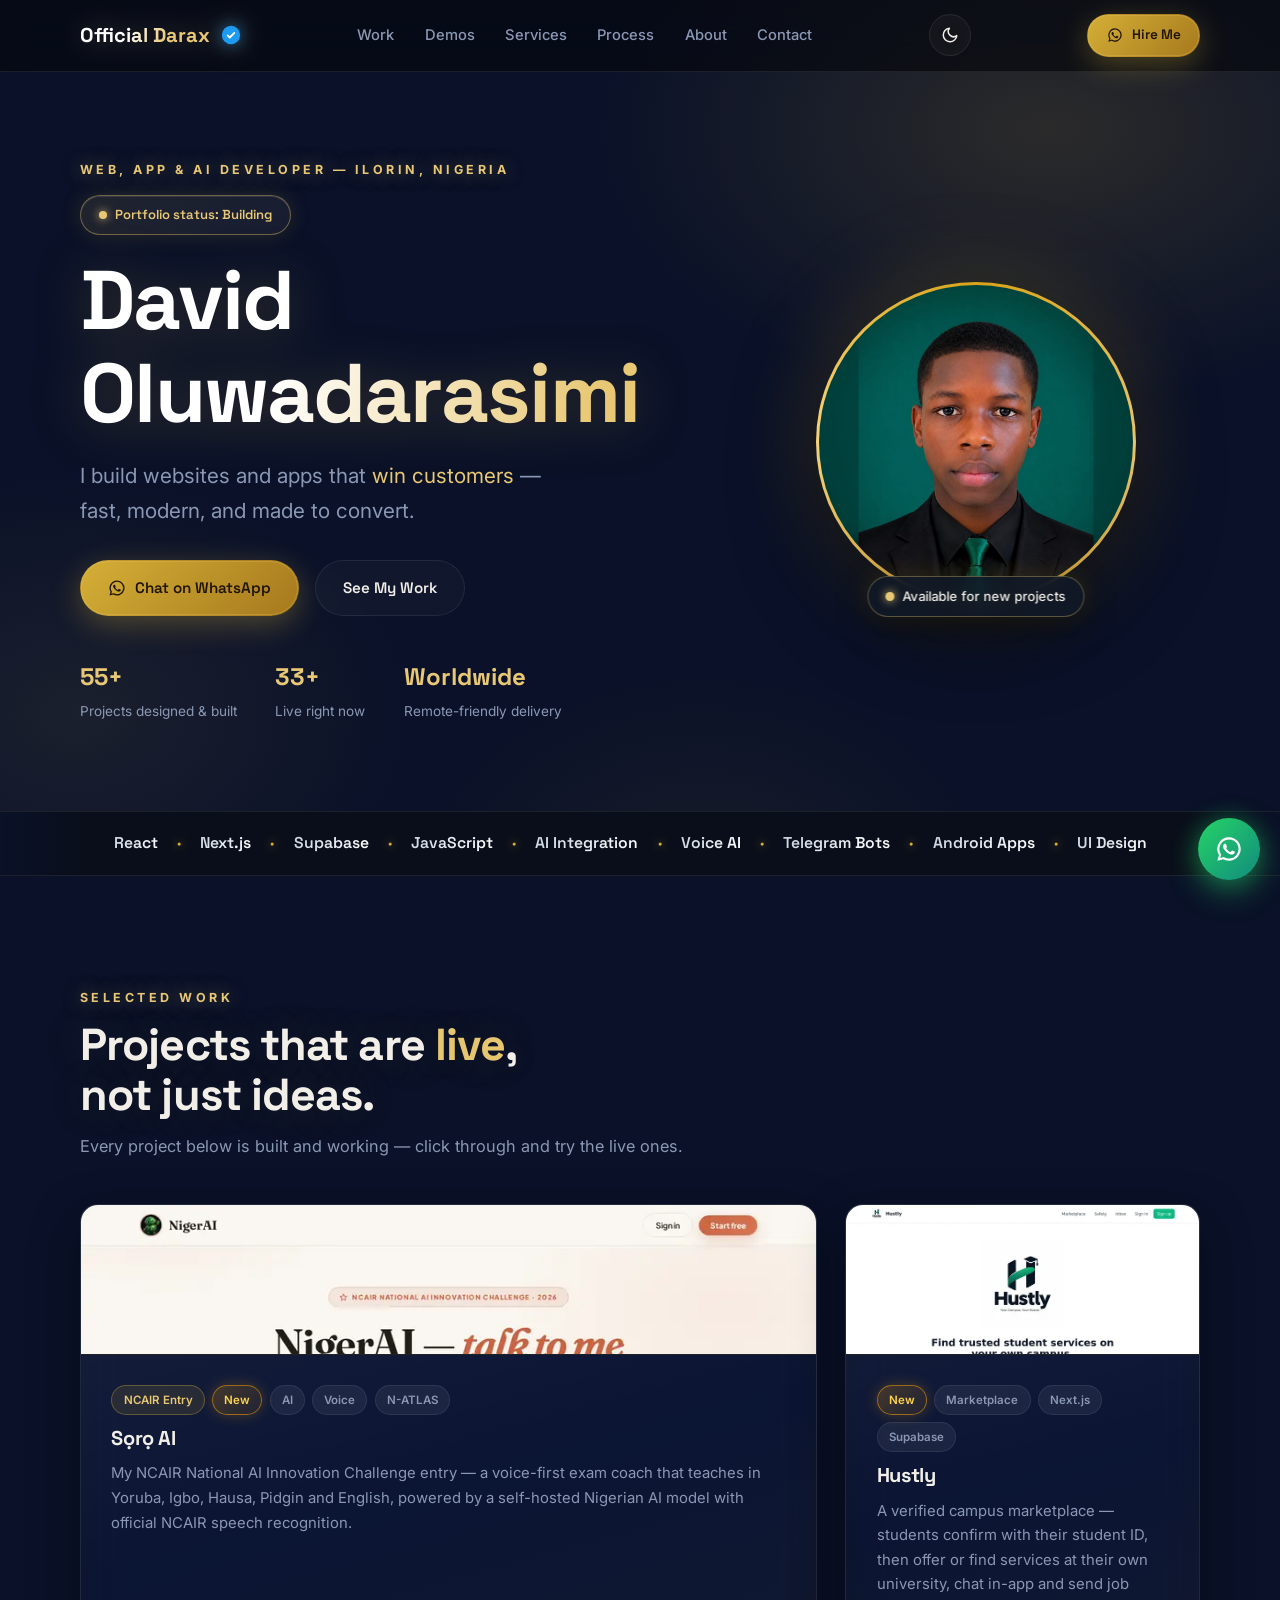
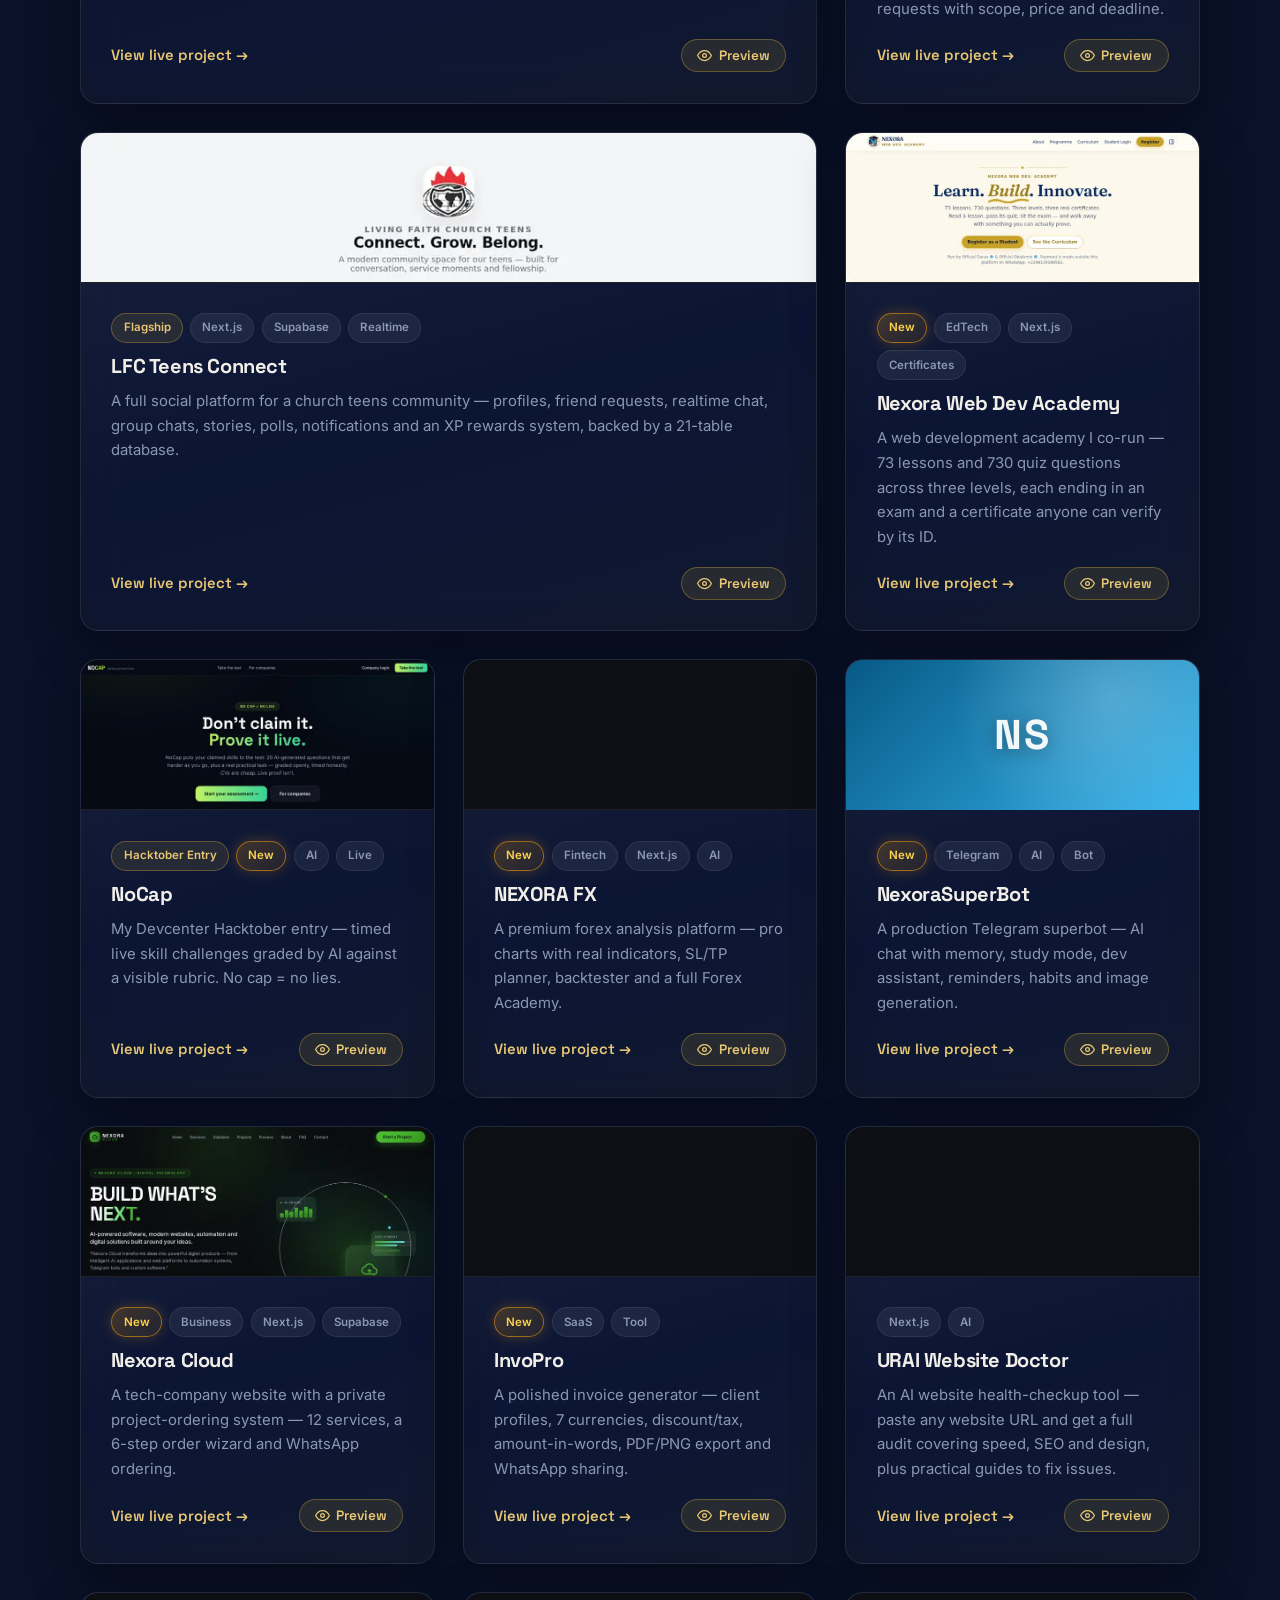
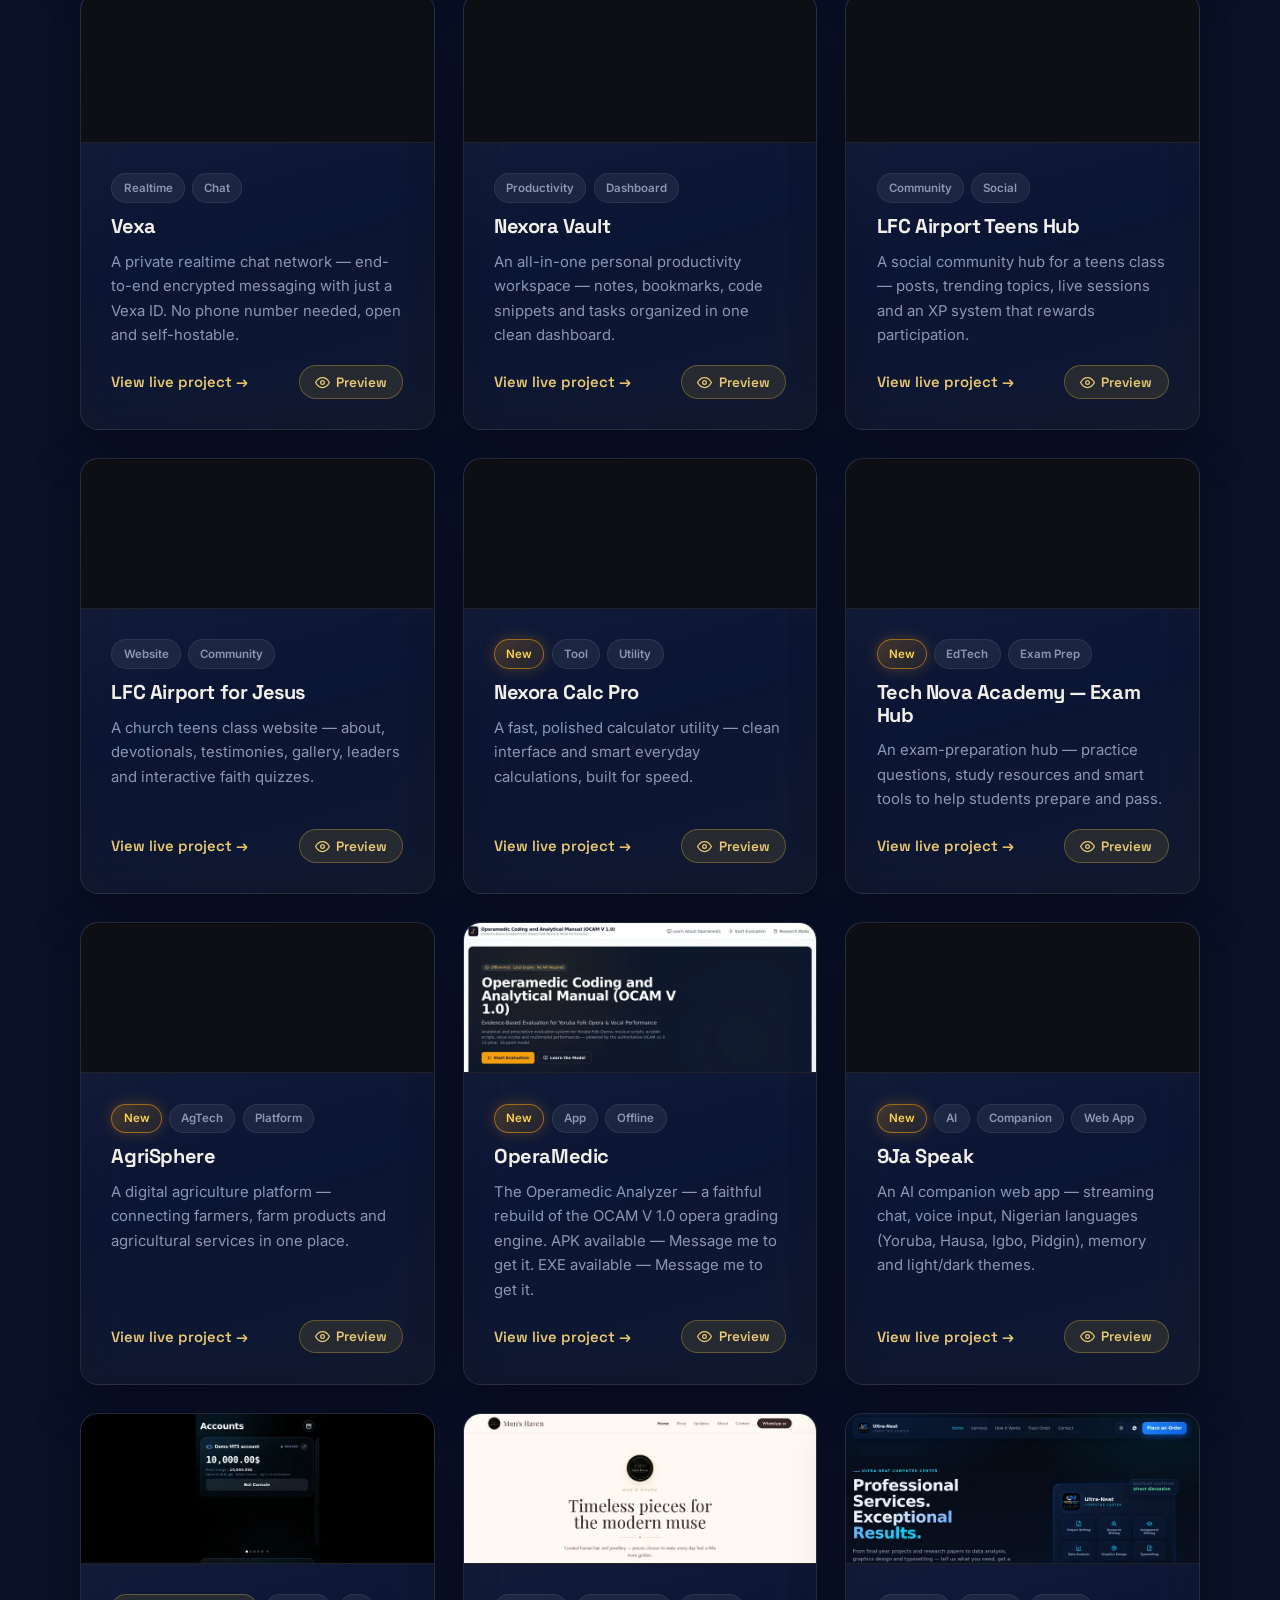
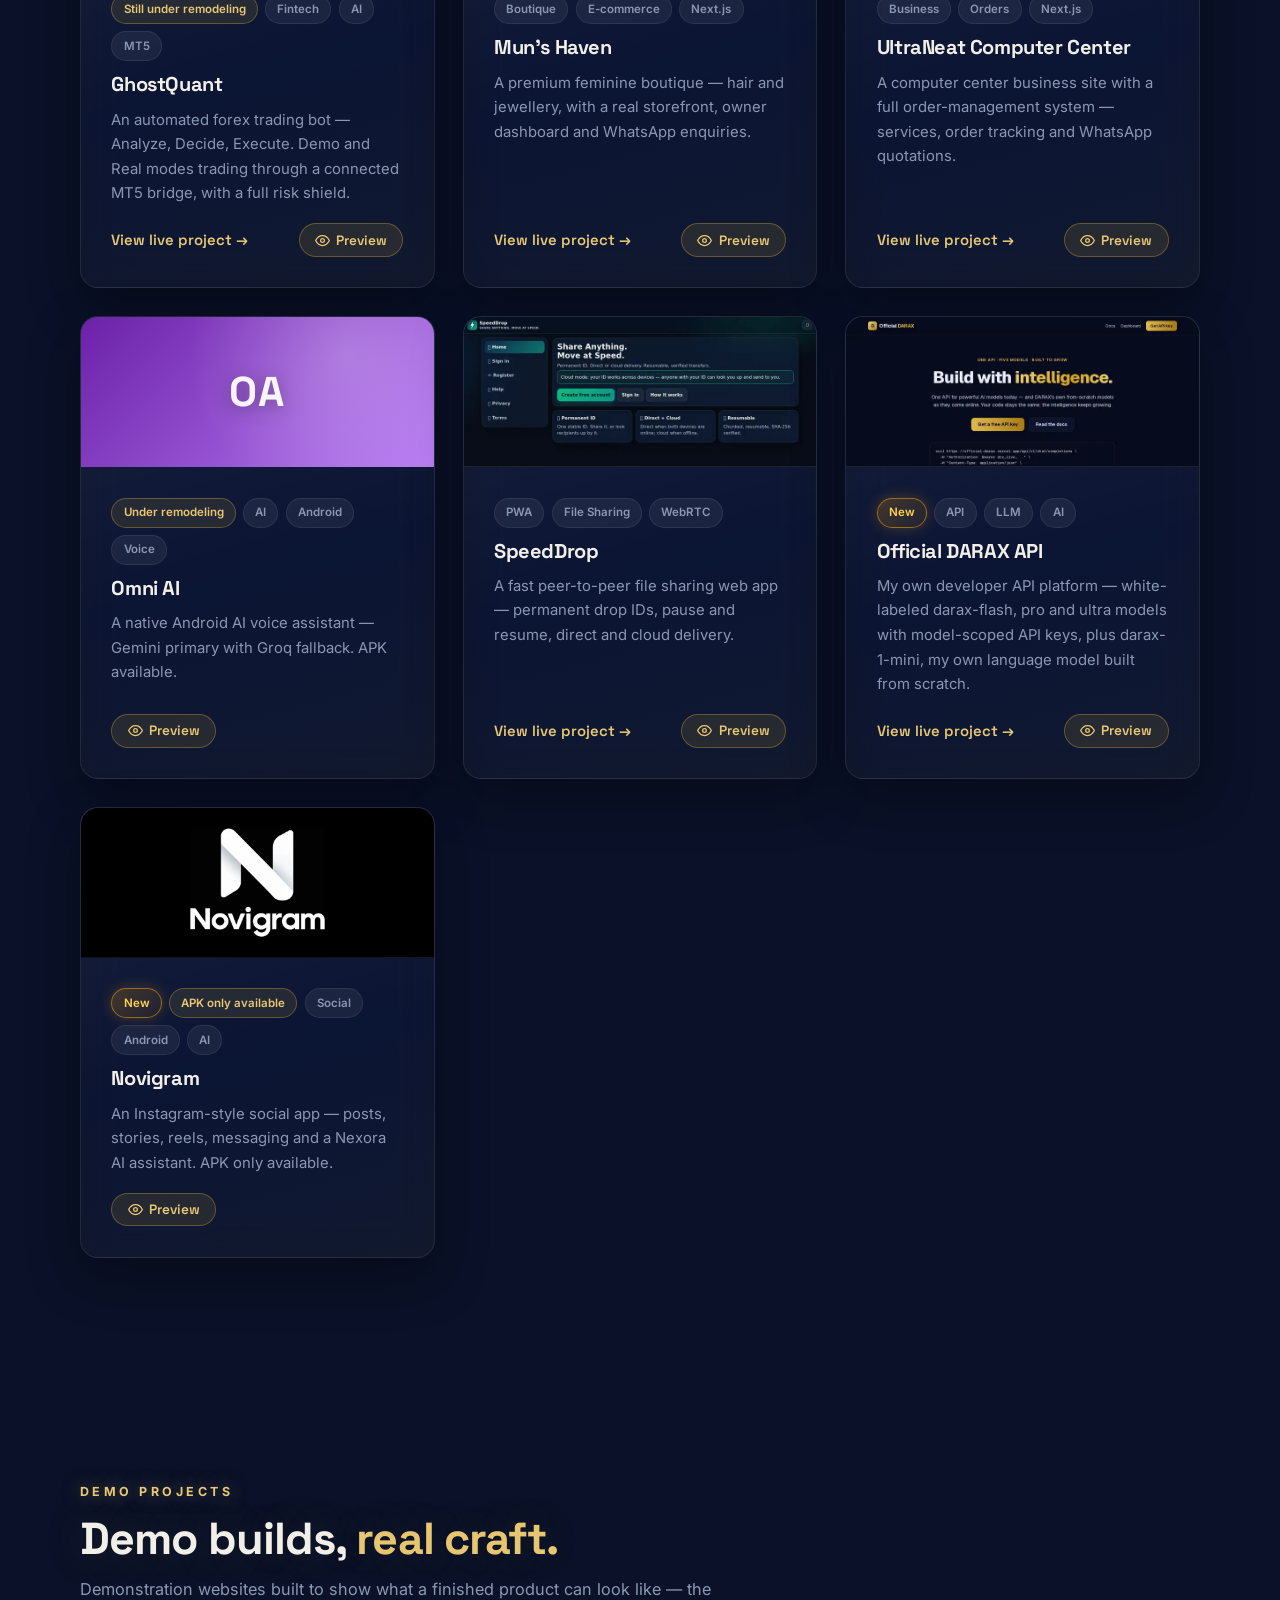
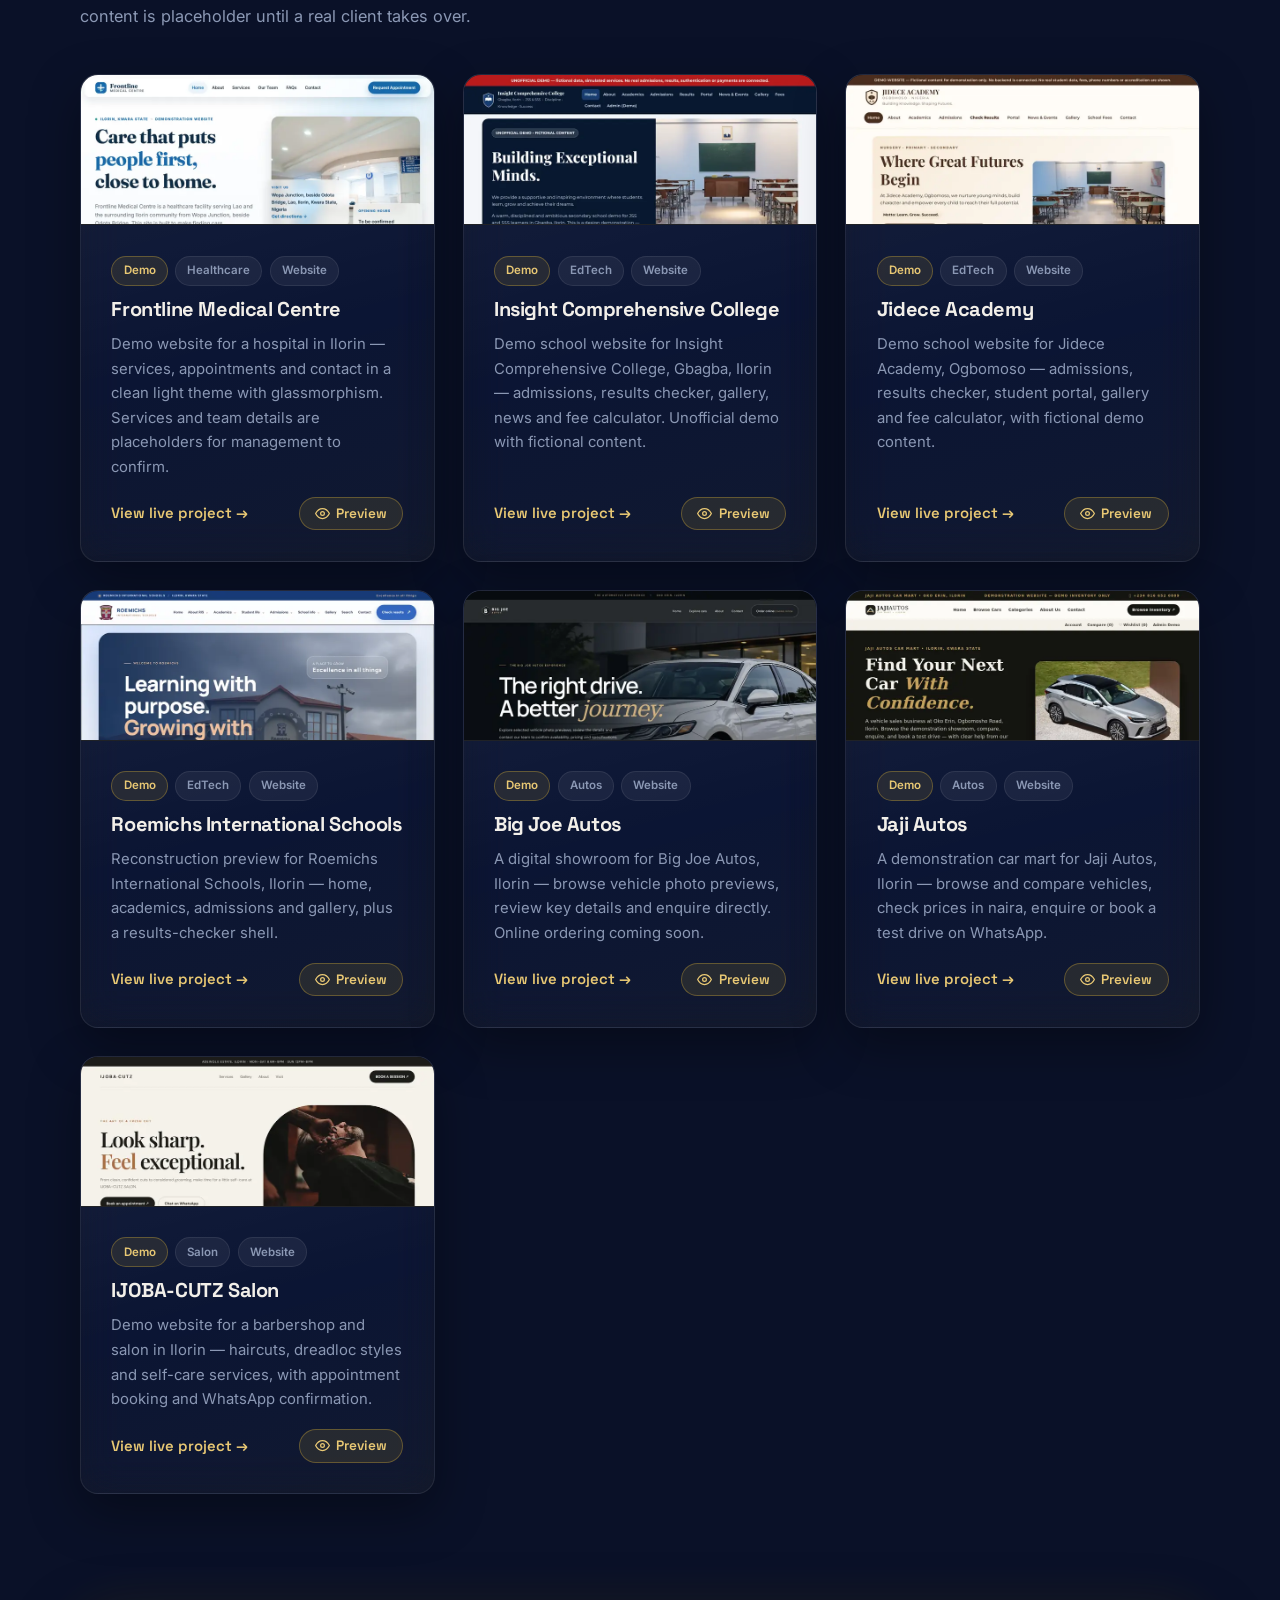
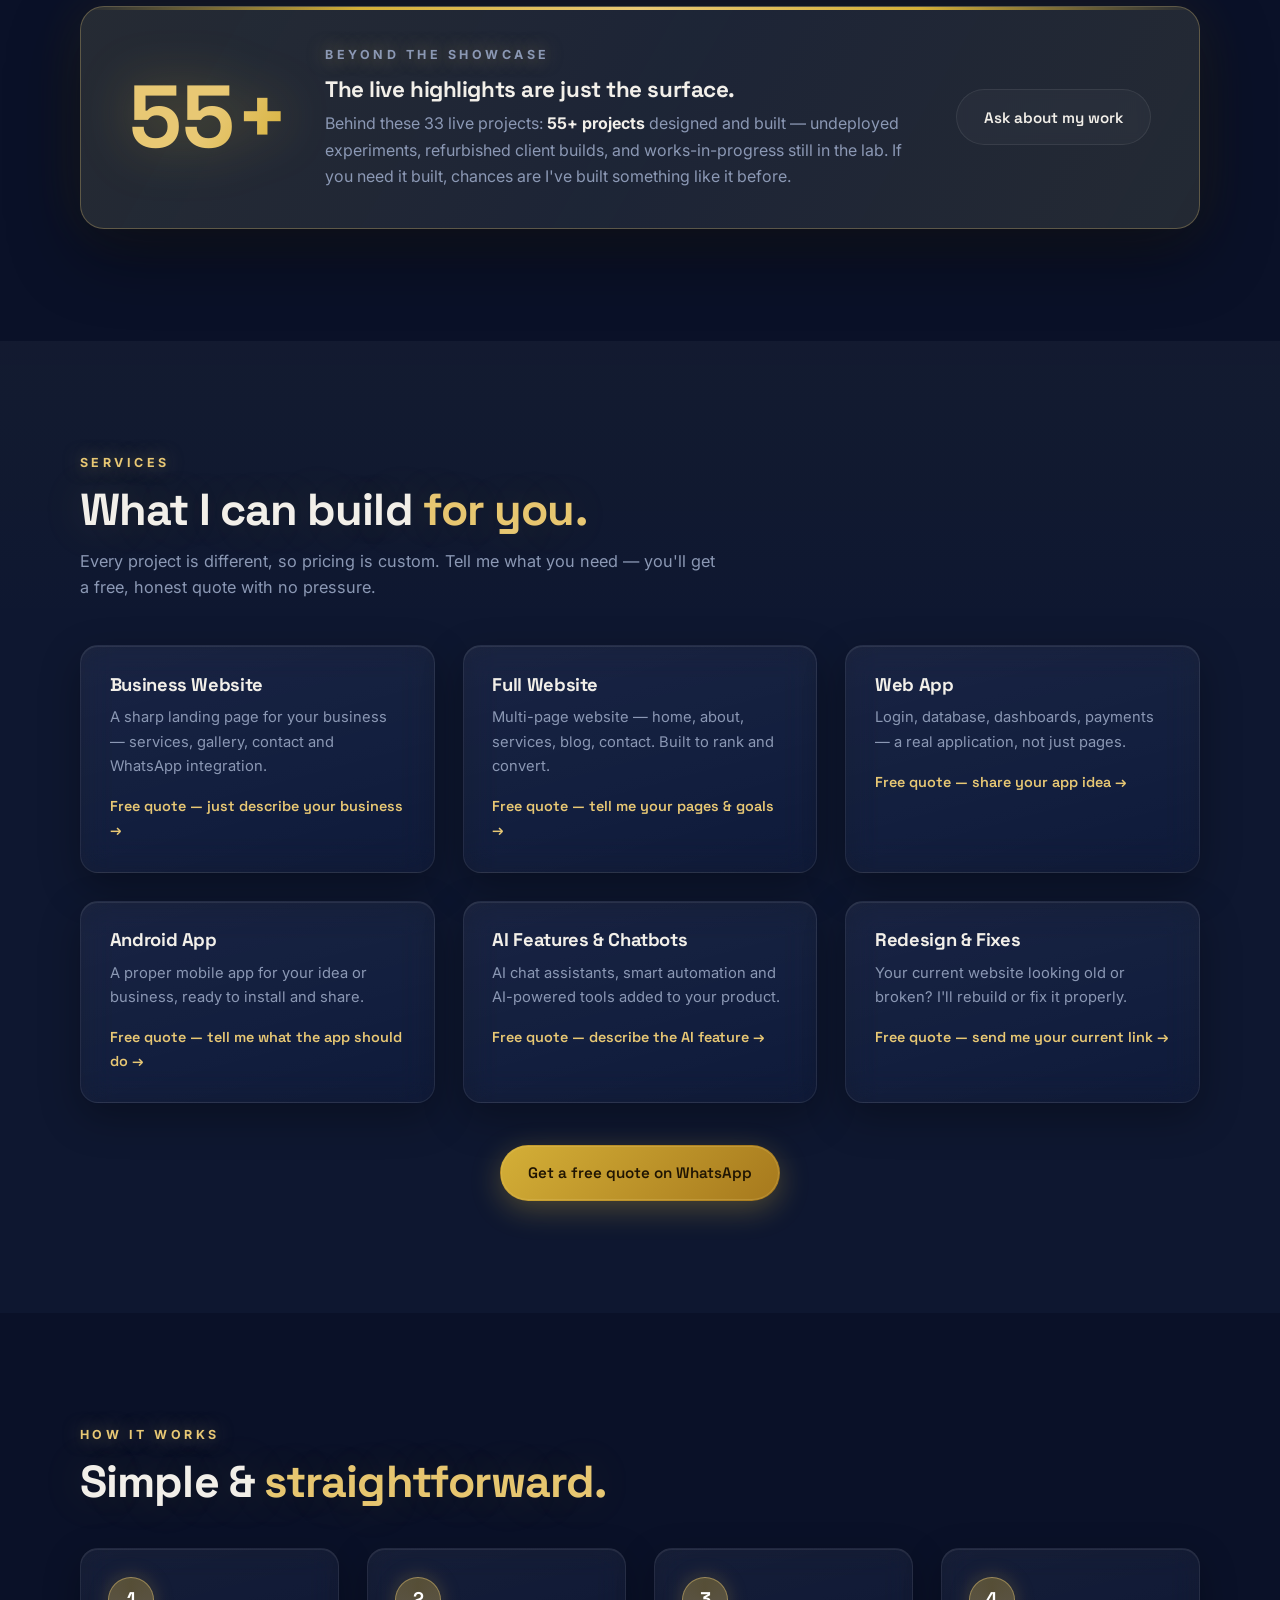
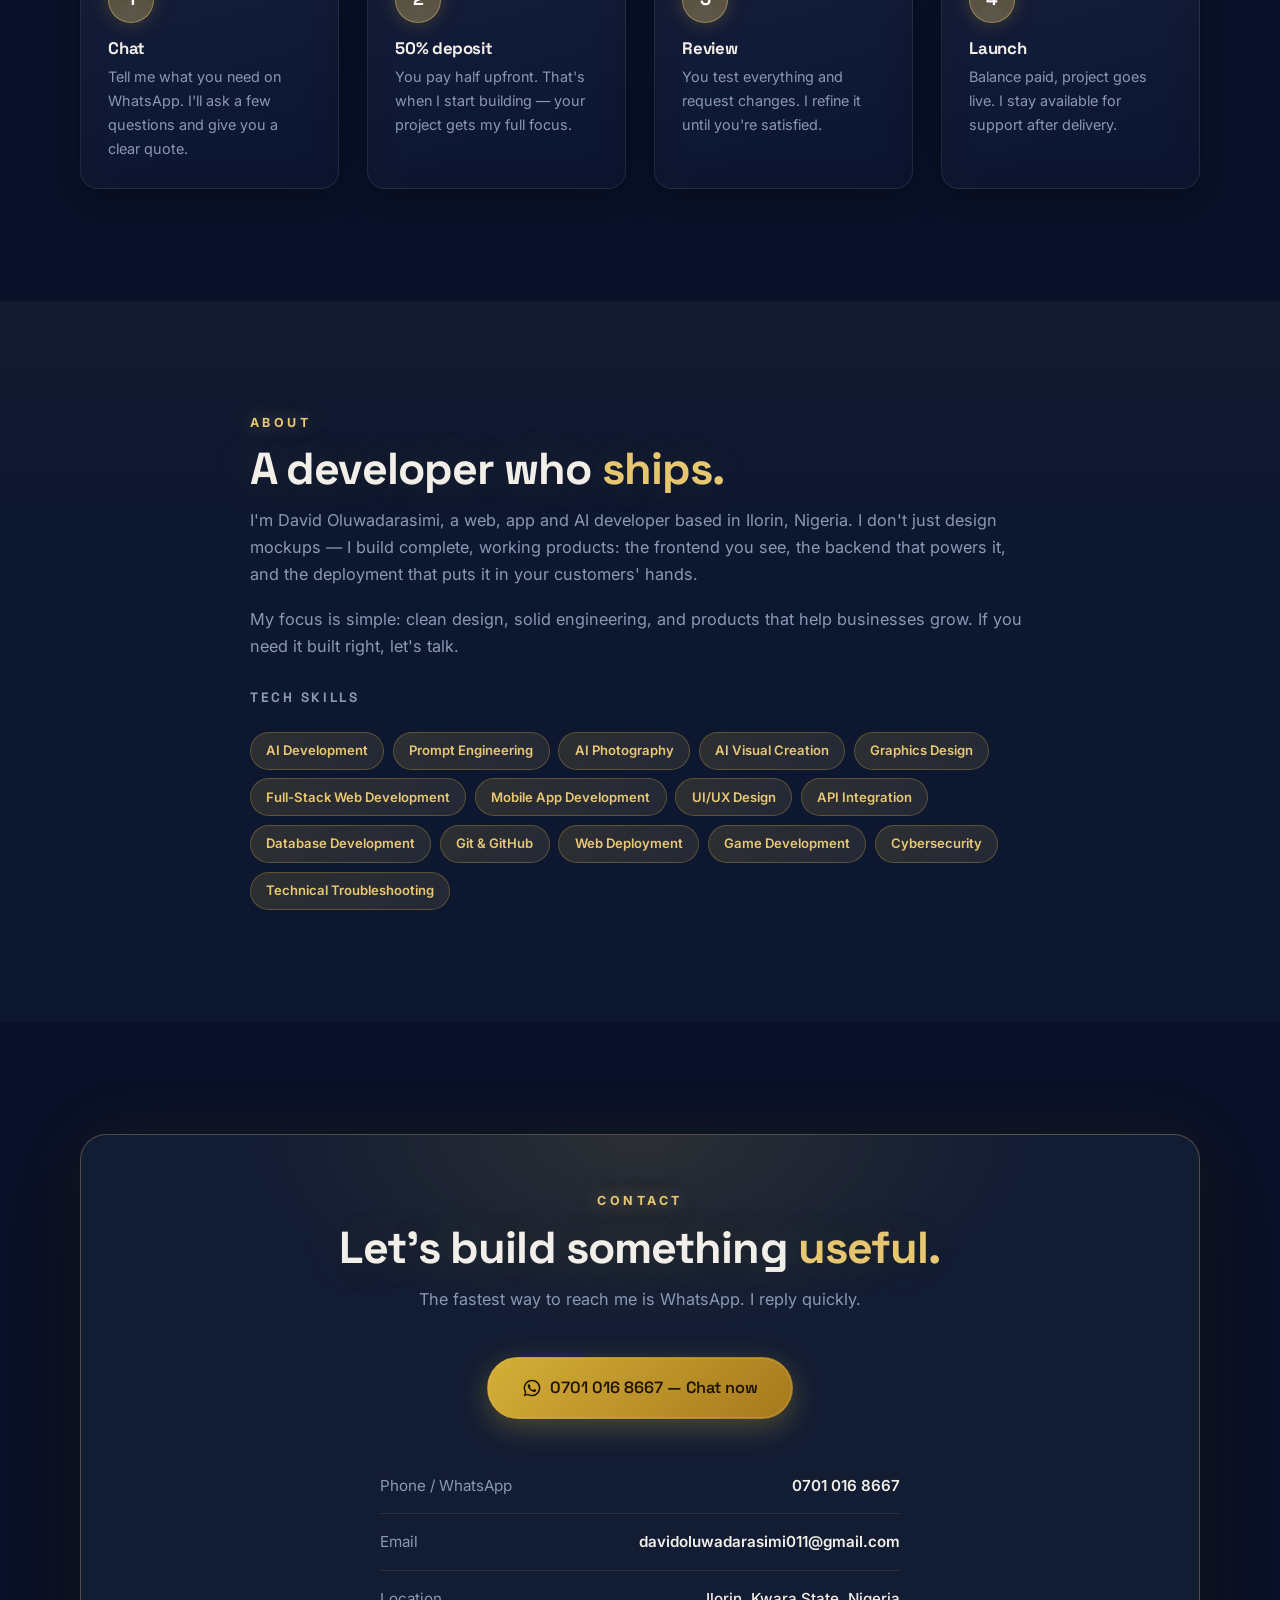
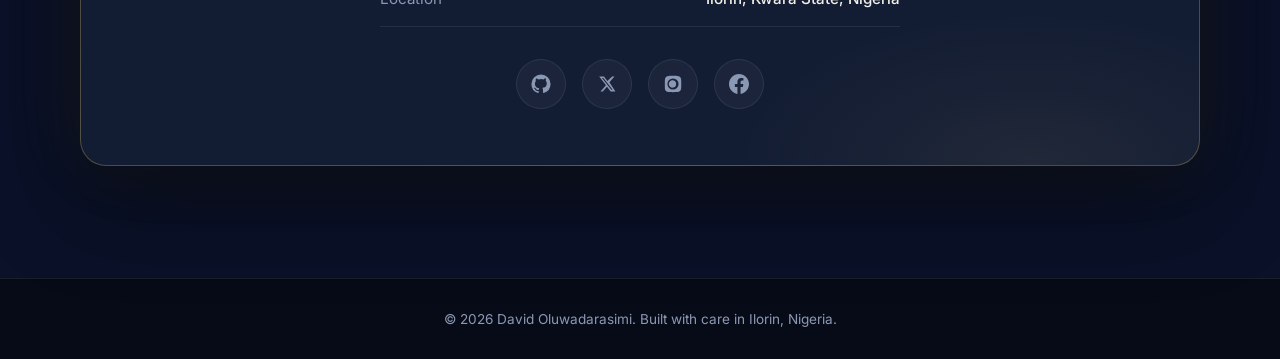
<file: index.html>
<!DOCTYPE html>
<html lang="en">
<head>
<meta charset="UTF-8">
<meta name="viewport" content="width=device-width, initial-scale=1.0">
<title>David Oluwadarasimi — Independent Developer, AI Builder & Software Creator</title>
<meta name="description" content="David Oluwadarasimi is an independent developer, AI builder and software creator building fast, modern websites, mobile apps and AI products for businesses, creators and communities. Based in Ilorin, Nigeria. Available worldwide.">
<link rel="canonical" href="https://theofficialdarasimi.vercel.app/">
<meta name="robots" content="index, follow, max-image-preview:large">
<meta name="author" content="David Oluwadarasimi">
<meta name="theme-color" content="#0A1128">

<!-- ============ OPEN GRAPH (Facebook, WhatsApp, LinkedIn) ============ -->
<meta property="og:type" content="website">
<meta property="og:site_name" content="David Oluwadarasimi">
<meta property="og:title" content="David Oluwadarasimi — Independent Developer, AI Builder & Software Creator">
<meta property="og:description" content="Independent developer, AI builder and software creator. Fast, modern websites, mobile apps and AI products — built in Ilorin, Nigeria, available worldwide.">
<meta property="og:url" content="https://theofficialdarasimi.vercel.app/">
<meta property="og:image" content="https://theofficialdarasimi.vercel.app/assets/david.jpg">
<meta property="og:image:width" content="957">
<meta property="og:image:height" content="1280">
<meta property="og:image:alt" content="David Oluwadarasimi — independent developer, AI builder and software creator">
<meta property="og:locale" content="en_NG">

<!-- ============ TWITTER / X CARD ============ -->
<meta name="twitter:card" content="summary_large_image">
<meta name="twitter:title" content="David Oluwadarasimi — Independent Developer, AI Builder & Software Creator">
<meta name="twitter:description" content="Independent developer, AI builder and software creator. Fast, modern websites, mobile apps and AI products — built in Ilorin, Nigeria, available worldwide.">
<meta name="twitter:image" content="https://theofficialdarasimi.vercel.app/assets/david.jpg">
<meta name="twitter:image:alt" content="David Oluwadarasimi — independent developer, AI builder and software creator">

<!-- ============ GOOGLE SEARCH CONSOLE OWNERSHIP VERIFICATION ============
     HOW TO VERIFY THIS SITE IN SEARCH CONSOLE:
     1. Go to https://search.google.com/search-console and add the property
        "https://theofficialdarasimi.vercel.app/" (choose the URL-prefix option).
     2. Pick the "HTML tag" verification method. Google will show you a tag like:
        <meta name="google-site-verification" content="PASTE_YOUR_OWN_CODE_HERE">
     3. Copy YOUR OWN tag exactly as Google gives it, and paste it on the line
        directly below this comment. Then redeploy the site.
     4. Click "Verify" inside Search Console.
     Do NOT invent or guess a token — only the exact code from your own
     Google Search Console account will work. -->
<meta name="google-site-verification" content="WynkTMeLjBQzDSQi39QADh4HeMOKI_uzd3b1QPLzRDs">
<link rel="icon" href="data:image/svg+xml,%3Csvg xmlns='http://www.w3.org/2000/svg' viewBox='0 0 64 64'%3E%3Crect width='64' height='64' rx='14' fill='%2307100c'/%3E%3Ctext x='32' y='44' font-family='Arial,sans-serif' font-size='36' font-weight='bold' fill='%2310b981' text-anchor='middle'%3ED%3C/text%3E%3C/svg%3E">
<link rel="preconnect" href="https://fonts.googleapis.com">
<link rel="preconnect" href="https://fonts.gstatic.com" crossorigin>
<link href="https://fonts.googleapis.com/css2?family=Space+Grotesk:wght@400;500;600;700&family=Inter:wght@400;500;600&display=swap" rel="stylesheet">
<link rel="stylesheet" href="styles.css">

<!-- ============ STRUCTURED DATA (Schema.org) — Person + WebSite ============ -->
<script type="application/ld+json">
{
  "@context": "https://schema.org",
  "@graph": [
    {
      "@type": "Person",
      "@id": "https://theofficialdarasimi.vercel.app/#person",
      "name": "David Oluwadarasimi",
      "url": "https://theofficialdarasimi.vercel.app/",
      "image": "https://theofficialdarasimi.vercel.app/assets/david.jpg",
      "jobTitle": "Independent Developer, AI Builder, Software Creator",
      "description": "David Oluwadarasimi is an independent developer, AI builder and software creator based in Ilorin, Nigeria. He builds complete, working products — the frontend you see, the backend that powers it, and the deployment that puts it in your customers' hands.",
      "address": {
        "@type": "PostalAddress",
        "addressLocality": "Ilorin",
        "addressRegion": "Kwara State",
        "addressCountry": "NG"
      },
      "email": "mailto:davidoluwadarasimi011@gmail.com",
      "knowsAbout": [
        "AI Development",
        "Prompt Engineering",
        "Full-Stack Web Development",
        "Mobile App Development",
        "UI/UX Design",
        "API Integration",
        "Database Development",
        "Web Deployment",
        "Game Development",
        "Cybersecurity",
        "Graphics Design",
        "Technical Troubleshooting"
      ],
      "sameAs": [
        "https://github.com/Oluwadarasimi-Official",
        "https://x.com/DaraDav11",
        "https://instagram.com/oluwadavid011",
        "https://www.facebook.com/profile.php?id=61590517808343"
      ]
    },
    {
      "@type": "WebSite",
      "@id": "https://theofficialdarasimi.vercel.app/#website",
      "url": "https://theofficialdarasimi.vercel.app/",
      "name": "David Oluwadarasimi",
      "description": "Portfolio of David Oluwadarasimi — independent developer, AI builder and software creator. Live websites, mobile apps and AI products built in Ilorin, Nigeria.",
      "inLanguage": "en",
      "author": { "@id": "https://theofficialdarasimi.vercel.app/#person" },
      "publisher": { "@id": "https://theofficialdarasimi.vercel.app/#person" }
    }
  ]
}
</script>
</head>
<body>

<!-- ============ NAV ============ -->
<header class="nav" id="nav">
  <div class="nav-inner">
    <a href="#top" class="logo">Official Darax <span class="verified-badge" aria-label="Verified"><svg viewBox="0 0 24 24" width="20" height="20" aria-hidden="true"><circle cx="12" cy="12" r="11" fill="#1D9BF0"/><path d="M8 12.5l2.5 2.5L16 9.5" fill="none" stroke="#fff" stroke-width="2.2" stroke-linecap="round" stroke-linejoin="round"/></svg></span></a>
    <nav class="nav-links" id="navLinks">
      <a href="#work">Work</a>
      <a href="#demos">Demos</a>
      <a href="#services">Services</a>
      <a href="#process">Process</a>
      <a href="#about">About</a>
      <a href="#contact">Contact</a>
    </nav>
    <button class="theme-toggle" id="themeToggle" aria-label="Switch between light and dark theme">
      <svg class="icon-moon" viewBox="0 0 24 24" width="18" height="18" fill="none" stroke="currentColor" stroke-width="2" stroke-linecap="round" stroke-linejoin="round"><path d="M21 12.8A9 9 0 1 1 11.2 3a7 7 0 0 0 9.8 9.8z"/></svg>
      <svg class="icon-sun" viewBox="0 0 24 24" width="18" height="18" fill="none" stroke="currentColor" stroke-width="2" stroke-linecap="round" stroke-linejoin="round"><circle cx="12" cy="12" r="4"/><path d="M12 2v2M12 20v2M4.9 4.9l1.4 1.4M17.7 17.7l1.4 1.4M2 12h2M20 12h2M4.9 19.1l1.4-1.4M17.7 6.3l1.4-1.4"/></svg>
    </button>
    <a class="btn btn-primary btn-sm" href="https://wa.me/2347010168667?text=Hello%20David%2C%20I%20saw%20your%20portfolio%20and%20I%20need%20a%20website%2Fapp." target="_blank" rel="noopener">
      <svg viewBox="0 0 24 24" width="16" height="16" fill="currentColor"><path d="M12 2a10 10 0 0 0-8.6 15.1L2 22l5.1-1.3A10 10 0 1 0 12 2zm0 18.2a8.2 8.2 0 0 1-4.2-1.1l-.3-.2-3 .8.8-2.9-.2-.3A8.2 8.2 0 1 1 12 20.2zm4.6-6.1c-.3-.1-1.5-.7-1.7-.8-.2-.1-.4-.1-.6.1-.2.3-.6.8-.8 1-.1.2-.3.2-.5.1a6.7 6.7 0 0 1-3.3-2.9c-.3-.4 0-.5.1-.7l.4-.5c.1-.2.1-.4 0-.5l-.8-1.9c-.2-.5-.4-.4-.6-.4h-.5c-.2 0-.5.1-.7.3-.9.9-1.1 2.2-.2 3.9a11.6 11.6 0 0 0 4.5 4.2c1.7.8 2.4.9 3.2.7.5-.1 1.5-.6 1.7-1.2.2-.6.2-1.1.2-1.2-.1-.1-.3-.2-.6-.3z"/></svg>
      Hire Me
    </a>
    <button class="menu-btn" id="menuBtn" aria-label="Open menu">
      <span></span><span></span><span></span>
    </button>
  </div>
</header>

<!-- ============ HERO ============ -->
<section class="hero" id="top">
  <div class="hero-bg"></div>
  <div class="orb orb-1"></div>
  <div class="orb orb-2"></div>
  <div class="orb orb-3"></div>
  <div class="container hero-grid">
    <div class="hero-copy">
      <p class="eyebrow reveal">Web, App &amp; AI Developer — Ilorin, Nigeria</p>
      <div class="status-pill reveal"><span class="dot"></span> Portfolio status: Building</div>
      <h1 class="reveal">David<br>Oluwadarasimi</h1>
      <p class="tagline reveal">I build websites and apps that <em>win customers</em> — fast, modern, and made to convert.</p>
      <div class="hero-cta reveal">
        <a class="btn btn-primary" href="https://wa.me/2347010168667?text=Hello%20David%2C%20I%20saw%20your%20portfolio%20and%20I%20need%20a%20website%2Fapp." target="_blank" rel="noopener">
          <svg viewBox="0 0 24 24" width="18" height="18" fill="currentColor"><path d="M12 2a10 10 0 0 0-8.6 15.1L2 22l5.1-1.3A10 10 0 1 0 12 2zm0 18.2a8.2 8.2 0 0 1-4.2-1.1l-.3-.2-3 .8.8-2.9-.2-.3A8.2 8.2 0 1 1 12 20.2zm4.6-6.1c-.3-.1-1.5-.7-1.7-.8-.2-.1-.4-.1-.6.1-.2.3-.6.8-.8 1-.1.2-.3.2-.5.1a6.7 6.7 0 0 1-3.3-2.9c-.3-.4 0-.5.1-.7l.4-.5c.1-.2.1-.4 0-.5l-.8-1.9c-.2-.5-.4-.4-.6-.4h-.5c-.2 0-.5.1-.7.3-.9.9-1.1 2.2-.2 3.9a11.6 11.6 0 0 0 4.5 4.2c1.7.8 2.4.9 3.2.7.5-.1 1.5-.6 1.7-1.2.2-.6.2-1.1.2-1.2-.1-.1-.3-.2-.6-.3z"/></svg>
          Chat on WhatsApp
        </a>
        <a class="btn btn-ghost" href="#work">See My Work</a>
      </div>
      <div class="hero-stats reveal">
        <div class="stat"><strong>55+</strong><span>Projects designed &amp; built</span></div>
        <div class="stat"><strong>33+</strong><span>Live right now</span></div>
        <div class="stat"><strong>Worldwide</strong><span>Remote-friendly delivery</span></div>
      </div>
    </div>
    <div class="hero-photo reveal">
      <div class="photo-frame">
        <img src="assets/david.jpg" alt="David Oluwadarasimi — independent developer, AI builder and software creator" fetchpriority="high">
      </div>
      <div class="photo-badge">
        <span class="dot"></span> Available for new projects
      </div>
    </div>
  </div>
</section>

<!-- ============ TECH STRIP ============ -->
<section class="strip">
  <div class="marquee reveal">
    <div class="marquee-track">
      <div class="mq-set"><span>React</span><i>•</i><span>Next.js</span><i>•</i><span>Supabase</span><i>•</i><span>JavaScript</span><i>•</i><span>AI Integration</span><i>•</i><span>Voice AI</span><i>•</i><span>Telegram Bots</span><i>•</i><span>Android Apps</span><i>•</i><span>UI Design</span></div>
      <div class="mq-set" aria-hidden="true"><span>React</span><i>•</i><span>Next.js</span><i>•</i><span>Supabase</span><i>•</i><span>JavaScript</span><i>•</i><span>AI Integration</span><i>•</i><span>Voice AI</span><i>•</i><span>Telegram Bots</span><i>•</i><span>Android Apps</span><i>•</i><span>UI Design</span></div>
    </div>
  </div>
</section>

<!-- ============ WORK ============ -->
<section class="section" id="work">
  <div class="container">
    <p class="eyebrow reveal">Selected Work</p>
    <h2 class="reveal">Projects that are <em>live</em>,<br>not just ideas.</h2>
    <p class="section-sub reveal">Every project below is built and working — click through and try the live ones.</p>

    <div class="work-grid">

      <article class="card featured reveal">
        <div class="card-visual card-shot"><img src="assets/projects/naijasoroai.webp" width="800" height="500" loading="lazy" decoding="async" alt="Screenshot of Sọrọ AI website"></div>
        <div class="card-body">
          <div class="card-tags"><span class="flag">NCAIR Entry</span><span class="flag new">New</span><span>AI</span><span>Voice</span><span>N-ATLAS</span></div>
          <h3>Sọrọ AI</h3>
          <p>My NCAIR National AI Innovation Challenge entry — a voice-first exam coach that teaches in Yoruba, Igbo, Hausa, Pidgin and English, powered by a self-hosted Nigerian AI model with official NCAIR speech recognition.</p>
          <a class="card-link" href="https://naijasoroai.vercel.app" target="_blank" rel="noopener">View live project →</a>
        </div>
      </article>

      <article class="card reveal">
        <div class="card-visual card-shot"><img src="assets/projects/hustly.webp" width="800" height="500" loading="lazy" decoding="async" alt="Screenshot of Hustly website"></div>
        <div class="card-body">
          <div class="card-tags"><span class="flag new">New</span><span>Marketplace</span><span>Next.js</span><span>Supabase</span></div>
          <h3>Hustly</h3>
          <p>A verified campus marketplace — students confirm with their student ID, then offer or find services at their own university, chat in-app and send job requests with scope, price and deadline.</p>
          <a class="card-link" href="https://hustlyapp.vercel.app" target="_blank" rel="noopener">View live project →</a>
        </div>
      </article>

      <article class="card featured reveal">
        <div class="card-visual card-shot"><img src="assets/projects/lfcteensconnect.webp" width="800" height="500" loading="lazy" decoding="async" alt="Screenshot of LFC Teens Connect website"></div>
        <div class="card-body">
          <div class="card-tags"><span class="flag">Flagship</span><span>Next.js</span><span>Supabase</span><span>Realtime</span></div>
          <h3>LFC Teens Connect</h3>
          <p>A full social platform for a church teens community — profiles, friend requests, realtime chat, group chats, stories, polls, notifications and an XP rewards system, backed by a 21-table database.</p>
          <a class="card-link" href="https://lfcteensconnect.vercel.app/" target="_blank" rel="noopener">View live project →</a>
        </div>
      </article>

      <article class="card reveal">
        <div class="card-visual card-shot"><img src="assets/projects/nexdevacad.webp" width="800" height="500" loading="lazy" decoding="async" alt="Screenshot of Nexora Web Dev Academy website"></div>
        <div class="card-body">
          <div class="card-tags"><span class="flag new">New</span><span>EdTech</span><span>Next.js</span><span>Certificates</span></div>
          <h3>Nexora Web Dev Academy</h3>
          <p>A web development academy I co-run — 73 lessons and 730 quiz questions across three levels, each ending in an exam and a certificate anyone can verify by its ID.</p>
          <a class="card-link" href="https://nexdevacad.vercel.app" target="_blank" rel="noopener">View live project →</a>
        </div>
      </article>

      <article class="card reveal">
        <div class="card-visual card-shot"><img src="assets/projects/nocap.webp" width="800" height="500" loading="lazy" decoding="async" alt="Screenshot of NoCap website"></div>
        <div class="card-body">
          <div class="card-tags"><span class="flag">Hacktober Entry</span><span class="flag new">New</span><span>AI</span><span>Live</span></div>
          <h3>NoCap</h3>
          <p>My Devcenter Hacktober entry — timed live skill challenges graded by AI against a visible rubric. No cap = no lies.</p>
          <a class="card-link" href="https://nocap.rumptycloud.app" target="_blank" rel="noopener">View live project →</a>
        </div>
      </article>

      <article class="card reveal">
        <div class="card-visual card-shot"><img src="assets/projects/nexora-fx-gamma.webp" width="800" height="500" loading="lazy" decoding="async" alt="Screenshot of NEXORA FX website"></div>
        <div class="card-body">
          <div class="card-tags"><span class="flag new">New</span><span>Fintech</span><span>Next.js</span><span>AI</span></div>
          <h3>NEXORA FX</h3>
          <p>A premium forex analysis platform — pro charts with real indicators, SL/TP planner, backtester and a full Forex Academy.</p>
          <a class="card-link" href="https://nexora-fx-gamma.vercel.app" target="_blank" rel="noopener">View live project →</a>
        </div>
      </article>

      <article class="card reveal">
        <div class="card-visual v-sky"><span>NS</span></div>
        <div class="card-body">
          <div class="card-tags"><span class="flag new">New</span><span>Telegram</span><span>AI</span><span>Bot</span></div>
          <h3>NexoraSuperBot</h3>
          <p>A production Telegram superbot — AI chat with memory, study mode, dev assistant, reminders, habits and image generation.</p>
          <a class="card-link" href="https://t.me/Nexora_SuperBot" target="_blank" rel="noopener">View live project →</a>
        </div>
      </article>

      <article class="card reveal">
        <div class="card-visual card-shot"><img src="assets/projects/nexorabydavy.webp" width="800" height="500" loading="lazy" decoding="async" alt="Screenshot of Nexora Cloud website"></div>
        <div class="card-body">
          <div class="card-tags"><span class="flag new">New</span><span>Business</span><span>Next.js</span><span>Supabase</span></div>
          <h3>Nexora Cloud</h3>
          <p>A tech-company website with a private project-ordering system — 12 services, a 6-step order wizard and WhatsApp ordering.</p>
          <a class="card-link" href="https://nexorabydavy.vercel.app" target="_blank" rel="noopener">View live project →</a>
        </div>
      </article>

      <article class="card reveal">
        <div class="card-visual card-shot"><img src="assets/projects/invoprogen.webp" width="800" height="500" loading="lazy" decoding="async" alt="Screenshot of InvoPro website"></div>
        <div class="card-body">
          <div class="card-tags"><span class="flag new">New</span><span>SaaS</span><span>Tool</span></div>
          <h3>InvoPro</h3>
          <p>A polished invoice generator — client profiles, 7 currencies, discount/tax, amount-in-words, PDF/PNG export and WhatsApp sharing.</p>
          <a class="card-link" href="https://invoprogen.vercel.app" target="_blank" rel="noopener">View live project →</a>
        </div>
      </article>

      <article class="card reveal">
        <div class="card-visual card-shot"><img src="assets/projects/uraiwebsitedoctor.webp" width="800" height="500" loading="lazy" decoding="async" alt="Screenshot of URAI Website Doctor website"></div>
        <div class="card-body">
          <div class="card-tags"><span>Next.js</span><span>AI</span></div>
          <h3>URAI Website Doctor</h3>
          <p>An AI website health-checkup tool — paste any website URL and get a full audit covering speed, SEO and design, plus practical guides to fix issues.</p>
          <a class="card-link" href="https://uraiwebsitedoctor.vercel.app" target="_blank" rel="noopener">View live project →</a>
        </div>
      </article>

      <article class="card reveal">
        <div class="card-visual card-shot"><img src="assets/projects/vexapro.webp" width="800" height="500" loading="lazy" decoding="async" alt="Screenshot of Vexa website"></div>
        <div class="card-body">
          <div class="card-tags"><span>Realtime</span><span>Chat</span></div>
          <h3>Vexa</h3>
          <p>A private realtime chat network — end-to-end encrypted messaging with just a Vexa ID. No phone number needed, open and self-hostable.</p>
          <a class="card-link" href="https://vexapro.vercel.app/" target="_blank" rel="noopener">View live project →</a>
        </div>
      </article>

      <article class="card reveal">
        <div class="card-visual card-shot"><img src="assets/projects/nexora-vault-one.webp" width="800" height="500" loading="lazy" decoding="async" alt="Screenshot of Nexora Vault website"></div>
        <div class="card-body">
          <div class="card-tags"><span>Productivity</span><span>Dashboard</span></div>
          <h3>Nexora Vault</h3>
          <p>An all-in-one personal productivity workspace — notes, bookmarks, code snippets and tasks organized in one clean dashboard.</p>
          <a class="card-link" href="https://nexora-vault-one.vercel.app/" target="_blank" rel="noopener">View live project →</a>
        </div>
      </article>

      <article class="card reveal">
        <div class="card-visual card-shot"><img src="assets/projects/lfcsocialteens.webp" width="800" height="500" loading="lazy" decoding="async" alt="Screenshot of LFC Airport Teens Hub website"></div>
        <div class="card-body">
          <div class="card-tags"><span>Community</span><span>Social</span></div>
          <h3>LFC Airport Teens Hub</h3>
          <p>A social community hub for a teens class — posts, trending topics, live sessions and an XP system that rewards participation.</p>
          <a class="card-link" href="https://lfcsocialteens.vercel.app" target="_blank" rel="noopener">View live project →</a>
        </div>
      </article>

      <article class="card reveal">
        <div class="card-visual card-shot"><img src="assets/projects/lfcairportforjesus.webp" width="800" height="500" loading="lazy" decoding="async" alt="Screenshot of LFC Airport for Jesus website"></div>
        <div class="card-body">
          <div class="card-tags"><span>Website</span><span>Community</span></div>
          <h3>LFC Airport for Jesus</h3>
          <p>A church teens class website — about, devotionals, testimonies, gallery, leaders and interactive faith quizzes.</p>
          <a class="card-link" href="https://lfcairportforjesus.vercel.app" target="_blank" rel="noopener">View live project →</a>
        </div>
      </article>

      <article class="card reveal">
        <div class="card-visual card-shot"><img src="assets/projects/nexoracalcpro.webp" width="800" height="500" loading="lazy" decoding="async" alt="Screenshot of Nexora Calc Pro website"></div>
        <div class="card-body">
          <div class="card-tags"><span class="flag new">New</span><span>Tool</span><span>Utility</span></div>
          <h3>Nexora Calc Pro</h3>
          <p>A fast, polished calculator utility — clean interface and smart everyday calculations, built for speed.</p>
          <a class="card-link" href="https://nexoracalcpro.vercel.app" target="_blank" rel="noopener">View live project →</a>
        </div>
      </article>

      <article class="card reveal">
        <div class="card-visual card-shot"><img src="assets/projects/nova-exam-hub.webp" width="800" height="500" loading="lazy" decoding="async" alt="Screenshot of Tech Nova Academy — Exam Hub website"></div>
        <div class="card-body">
          <div class="card-tags"><span class="flag new">New</span><span>EdTech</span><span>Exam Prep</span></div>
          <h3>Tech Nova Academy — Exam Hub</h3>
          <p>An exam-preparation hub — practice questions, study resources and smart tools to help students prepare and pass.</p>
          <a class="card-link" href="https://nova-exam-hub.base44.app" target="_blank" rel="noopener">View live project →</a>
        </div>
      </article>

      <article class="card reveal">
        <div class="card-visual card-shot"><img src="assets/projects/agrisphereworld.webp" width="800" height="500" loading="lazy" decoding="async" alt="Screenshot of AgriSphere website"></div>
        <div class="card-body">
          <div class="card-tags"><span class="flag new">New</span><span>AgTech</span><span>Platform</span></div>
          <h3>AgriSphere</h3>
          <p>A digital agriculture platform — connecting farmers, farm products and agricultural services in one place.</p>
          <a class="card-link" href="https://agrisphereworld.vercel.app" target="_blank" rel="noopener">View live project →</a>
        </div>
      </article>

      <article class="card reveal">
        <div class="card-visual card-shot"><img src="assets/projects/opera-metric-core.webp" width="800" height="500" loading="lazy" decoding="async" alt="Screenshot of OperaMedic website"></div>
        <div class="card-body">
          <div class="card-tags"><span class="flag new">New</span><span>App</span><span>Offline</span></div>
          <h3>OperaMedic</h3>
          <p>The Operamedic Analyzer — a faithful rebuild of the OCAM V 1.0 opera grading engine. APK available — Message me to get it. EXE available — Message me to get it.</p>
          <a class="card-link" href="https://opera-metric-core.base44.app" target="_blank" rel="noopener">View live project →</a>
        </div>
      </article>

      <article class="card reveal">
        <div class="card-visual card-shot"><img src="assets/projects/9jaspeak.webp" width="800" height="500" loading="lazy" decoding="async" alt="Screenshot of 9Ja Speak website"></div>
        <div class="card-body">
          <div class="card-tags"><span class="flag new">New</span><span>AI</span><span>Companion</span><span>Web App</span></div>
          <h3>9Ja Speak</h3>
          <p>An AI companion web app — streaming chat, voice input, Nigerian languages (Yoruba, Hausa, Igbo, Pidgin), memory and light/dark themes.</p>
          <a class="card-link" href="https://9jaspeak.vercel.app" target="_blank" rel="noopener">View live project →</a>
        </div>
      </article>

      <article class="card reveal">
        <div class="card-visual card-shot"><img src="assets/projects/ghostquantfx.webp" width="800" height="500" loading="lazy" decoding="async" alt="Screenshot of GhostQuant website"></div>
        <div class="card-body">
          <div class="card-tags"><span class="flag">Still under remodeling</span><span>Fintech</span><span>AI</span><span>MT5</span></div>
          <h3>GhostQuant</h3>
          <p>An automated forex trading bot — Analyze, Decide, Execute. Demo and Real modes trading through a connected MT5 bridge, with a full risk shield.</p>
          <a class="card-link" href="https://ghostquantfx.vercel.app" target="_blank" rel="noopener">View live project →</a>
        </div>
      </article>

      <article class="card reveal">
        <div class="card-visual card-shot"><img src="assets/projects/munshaven.webp" width="800" height="500" loading="lazy" decoding="async" alt="Screenshot of Mun's Haven website"></div>
        <div class="card-body">
          <div class="card-tags"><span>Boutique</span><span>E-commerce</span><span>Next.js</span></div>
          <h3>Mun's Haven</h3>
          <p>A premium feminine boutique — hair and jewellery, with a real storefront, owner dashboard and WhatsApp enquiries.</p>
          <a class="card-link" href="https://munshaven.vercel.app" target="_blank" rel="noopener">View live project →</a>
        </div>
      </article>

      <article class="card reveal">
        <div class="card-visual card-shot"><img src="assets/projects/ultraneatcomputercenter.webp" width="800" height="500" loading="lazy" decoding="async" alt="Screenshot of UltraNeat Computer Center website"></div>
        <div class="card-body">
          <div class="card-tags"><span>Business</span><span>Orders</span><span>Next.js</span></div>
          <h3>UltraNeat Computer Center</h3>
          <p>A computer center business site with a full order-management system — services, order tracking and WhatsApp quotations.</p>
          <a class="card-link" href="https://ultraneatcomputercenter.vercel.app" target="_blank" rel="noopener">View live project →</a>
        </div>
      </article>

      <article class="card reveal">
        <div class="card-visual v-purple"><span>OA</span></div>
        <div class="card-body">
          <div class="card-tags"><span class="flag">Under remodeling</span><span>AI</span><span>Android</span><span>Voice</span></div>
          <h3>Omni AI</h3>
          <p>A native Android AI voice assistant — Gemini primary with Groq fallback. APK available.</p>
        </div>
      </article>

      <article class="card reveal">
        <div class="card-visual card-shot"><img src="assets/projects/bestspeeddrop.webp" width="800" height="500" loading="lazy" decoding="async" alt="Screenshot of SpeedDrop website"></div>
        <div class="card-body">
          <div class="card-tags"><span>PWA</span><span>File Sharing</span><span>WebRTC</span></div>
          <h3>SpeedDrop</h3>
          <p>A fast peer-to-peer file sharing web app — permanent drop IDs, pause and resume, direct and cloud delivery.</p>
          <a class="card-link" href="https://bestspeeddrop.vercel.app" target="_blank" rel="noopener">View live project →</a>
        </div>
      </article>

      <article class="card reveal">
        <div class="card-visual card-shot"><img src="assets/projects/officialdaraxapi.webp" width="800" height="500" loading="lazy" decoding="async" alt="Screenshot of Official DARAX API website"></div>
        <div class="card-body">
          <div class="card-tags"><span class="flag new">New</span><span>API</span><span>LLM</span><span>AI</span></div>
          <h3>Official DARAX API</h3>
          <p>My own developer API platform — white-labeled darax-flash, pro and ultra models with model-scoped API keys, plus darax-1-mini, my own language model built from scratch.</p>
          <a class="card-link" href="https://officialdaraxapi.vercel.app" target="_blank" rel="noopener">View live project →</a>
        </div>
      </article>

      <article class="card reveal">
        <div class="card-visual card-shot card-logo"><img src="assets/projects/novigram.webp" width="480" height="400" loading="lazy" decoding="async" alt="Novigram logo"></div>
        <div class="card-body">
          <div class="card-tags"><span class="flag new">New</span><span class="flag">APK only available</span><span>Social</span><span>Android</span><span>AI</span></div>
          <h3>Novigram</h3>
          <p>An Instagram-style social app — posts, stories, reels, messaging and a Nexora AI assistant. APK only available.</p>
        </div>
      </article>




    </div>
  </div>
</section>

<!-- ============ DEMO PROJECTS ============ -->
<section class="section" id="demos">
  <div class="container">
    <p class="eyebrow reveal">Demo Projects</p>
    <h2 class="reveal">Demo builds, <em>real craft.</em></h2>
    <p class="section-sub reveal">Demonstration websites built to show what a finished product can look like — the content is placeholder until a real client takes over.</p>

    <div class="work-grid">

      <article class="card reveal">
        <div class="card-visual card-shot"><img src="assets/projects/frontlinehospital.webp" width="800" height="500" loading="lazy" decoding="async" alt="Screenshot of Frontline Medical Centre website"></div>
        <div class="card-body">
          <div class="card-tags"><span class="flag">Demo</span><span>Healthcare</span><span>Website</span></div>
          <h3>Frontline Medical Centre</h3>
          <p>Demo website for a hospital in Ilorin — services, appointments and contact in a clean light theme with glassmorphism. Services and team details are placeholders for management to confirm.</p>
          <a class="card-link" href="https://frontlinehospital.vercel.app" target="_blank" rel="noopener">View live project →</a>
        </div>
      </article>

      <article class="card reveal">
        <div class="card-visual card-shot"><img src="assets/projects/insightcomprehensive.webp" width="800" height="500" loading="lazy" decoding="async" alt="Screenshot of Insight Comprehensive College website"></div>
        <div class="card-body">
          <div class="card-tags"><span class="flag">Demo</span><span>EdTech</span><span>Website</span></div>
          <h3>Insight Comprehensive College</h3>
          <p>Demo school website for Insight Comprehensive College, Gbagba, Ilorin — admissions, results checker, gallery, news and fee calculator. Unofficial demo with fictional content.</p>
          <a class="card-link" href="https://insightcomprehensive.vercel.app" target="_blank" rel="noopener">View live project →</a>
        </div>
      </article>

      <article class="card reveal">
        <div class="card-visual card-shot"><img src="assets/projects/jideceacademy.webp" width="800" height="500" loading="lazy" decoding="async" alt="Screenshot of Jidece Academy website"></div>
        <div class="card-body">
          <div class="card-tags"><span class="flag">Demo</span><span>EdTech</span><span>Website</span></div>
          <h3>Jidece Academy</h3>
          <p>Demo school website for Jidece Academy, Ogbomoso — admissions, results checker, student portal, gallery and fee calculator, with fictional demo content.</p>
          <a class="card-link" href="https://jideceacademy.vercel.app" target="_blank" rel="noopener">View live project →</a>
        </div>
      </article>

      <article class="card reveal">
        <div class="card-visual card-shot"><img src="assets/projects/roemichsschools.webp" width="800" height="500" loading="lazy" decoding="async" alt="Screenshot of Roemichs International Schools website"></div>
        <div class="card-body">
          <div class="card-tags"><span class="flag">Demo</span><span>EdTech</span><span>Website</span></div>
          <h3>Roemichs International Schools</h3>
          <p>Reconstruction preview for Roemichs International Schools, Ilorin — home, academics, admissions and gallery, plus a results-checker shell.</p>
          <a class="card-link" href="https://roemichsschools.vercel.app" target="_blank" rel="noopener">View live project →</a>
        </div>
      </article>

      <article class="card reveal">
        <div class="card-visual card-shot"><img src="assets/projects/bigjoeautos.webp" width="800" height="500" loading="lazy" decoding="async" alt="Screenshot of Big Joe Autos website"></div>
        <div class="card-body">
          <div class="card-tags"><span class="flag">Demo</span><span>Autos</span><span>Website</span></div>
          <h3>Big Joe Autos</h3>
          <p>A digital showroom for Big Joe Autos, Ilorin — browse vehicle photo previews, review key details and enquire directly. Online ordering coming soon.</p>
          <a class="card-link" href="https://bigjoeautos.vercel.app" target="_blank" rel="noopener">View live project →</a>
        </div>
      </article>

      <article class="card reveal">
        <div class="card-visual card-shot"><img src="assets/projects/jajiautos.webp" width="800" height="500" loading="lazy" decoding="async" alt="Screenshot of Jaji Autos website"></div>
        <div class="card-body">
          <div class="card-tags"><span class="flag">Demo</span><span>Autos</span><span>Website</span></div>
          <h3>Jaji Autos</h3>
          <p>A demonstration car mart for Jaji Autos, Ilorin — browse and compare vehicles, check prices in naira, enquire or book a test drive on WhatsApp.</p>
          <a class="card-link" href="https://jajiautos.vercel.app" target="_blank" rel="noopener">View live project →</a>
        </div>
      </article>

      <article class="card reveal">
        <div class="card-visual card-shot"><img src="assets/projects/ijobacutz.webp" width="800" height="500" loading="lazy" decoding="async" alt="Screenshot of IJOBA-CUTZ Salon website"></div>
        <div class="card-body">
          <div class="card-tags"><span class="flag">Demo</span><span>Salon</span><span>Website</span></div>
          <h3>IJOBA-CUTZ Salon</h3>
          <p>Demo website for a barbershop and salon in Ilorin — haircuts, dreadloc styles and self-care services, with appointment booking and WhatsApp confirmation.</p>
          <a class="card-link" href="https://ijobacutz.vercel.app" target="_blank" rel="noopener">View live project →</a>
        </div>
      </article>

    </div>
  </div>
</section>

<!-- ============ BEYOND THE SHOWCASE ============ -->
<section class="lab-band">
  <div class="container">
    <div class="lab-inner reveal">
      <div class="lab-num">55+</div>
      <div class="lab-copy">
        <p class="eyebrow">Beyond the showcase</p>
        <h3>The live highlights are just the surface.</h3>
        <p>Behind these 33 live projects: <strong>55+ projects</strong> designed and built — undeployed experiments, refurbished client builds, and works-in-progress still in the lab. If you need it built, chances are I've built something like it before.</p>
      </div>
      <a class="btn btn-ghost" href="https://wa.me/2347010168667?text=Hello%20David%2C%20I%20saw%20your%20portfolio%20and%20I%20need%20a%20website%2Fapp." target="_blank" rel="noopener">Ask about my work</a>
    </div>
  </div>
</section>

<!-- ============ SERVICES ============ -->
<section class="section alt" id="services">
  <div class="container">
    <p class="eyebrow reveal">Services</p>
    <h2 class="reveal">What I can build <em>for you.</em></h2>
    <p class="section-sub reveal">Every project is different, so pricing is custom. Tell me what you need — you'll get a free, honest quote with no pressure.</p>

    <div class="services-grid">
      <div class="service reveal">
        <h3>Business Website</h3>
        <p>A sharp landing page for your business — services, gallery, contact and WhatsApp integration.</p>
        <p class="quote-line"><a href="https://wa.me/2347010168667?text=Hello%20David%2C%20I%20need%20a%20quote%20for%20a%20project." target="_blank" rel="noopener">Free quote — just describe your business →</a></p>
      </div>
      <div class="service reveal">
        <h3>Full Website</h3>
        <p>Multi-page website — home, about, services, blog, contact. Built to rank and convert.</p>
        <p class="quote-line"><a href="https://wa.me/2347010168667?text=Hello%20David%2C%20I%20need%20a%20quote%20for%20a%20project." target="_blank" rel="noopener">Free quote — tell me your pages &amp; goals →</a></p>
      </div>
      <div class="service reveal">
        <h3>Web App</h3>
        <p>Login, database, dashboards, payments — a real application, not just pages.</p>
        <p class="quote-line"><a href="https://wa.me/2347010168667?text=Hello%20David%2C%20I%20need%20a%20quote%20for%20a%20project." target="_blank" rel="noopener">Free quote — share your app idea →</a></p>
      </div>
      <div class="service reveal">
        <h3>Android App</h3>
        <p>A proper mobile app for your idea or business, ready to install and share.</p>
        <p class="quote-line"><a href="https://wa.me/2347010168667?text=Hello%20David%2C%20I%20need%20a%20quote%20for%20a%20project." target="_blank" rel="noopener">Free quote — tell me what the app should do →</a></p>
      </div>
      <div class="service reveal">
        <h3>AI Features &amp; Chatbots</h3>
        <p>AI chat assistants, smart automation and AI-powered tools added to your product.</p>
        <p class="quote-line"><a href="https://wa.me/2347010168667?text=Hello%20David%2C%20I%20need%20a%20quote%20for%20a%20project." target="_blank" rel="noopener">Free quote — describe the AI feature →</a></p>
      </div>
      <div class="service reveal">
        <h3>Redesign &amp; Fixes</h3>
        <p>Your current website looking old or broken? I'll rebuild or fix it properly.</p>
        <p class="quote-line"><a href="https://wa.me/2347010168667?text=Hello%20David%2C%20I%20need%20a%20quote%20for%20a%20project." target="_blank" rel="noopener">Free quote — send me your current link →</a></p>
      </div>
    </div>

    <div class="services-cta reveal">
      <a class="btn btn-primary" href="https://wa.me/2347010168667?text=Hello%20David%2C%20I%20need%20a%20quote%20for%20a%20project." target="_blank" rel="noopener">Get a free quote on WhatsApp</a>
    </div>
  </div>
</section>

<!-- ============ PROCESS ============ -->
<section class="section" id="process">
  <div class="container">
    <p class="eyebrow reveal">How it works</p>
    <h2 class="reveal">Simple &amp; <em>straightforward.</em></h2>
    <div class="process-grid">
      <div class="step reveal"><span class="step-num">1</span><h3>Chat</h3><p>Tell me what you need on WhatsApp. I'll ask a few questions and give you a clear quote.</p></div>
      <div class="step reveal"><span class="step-num">2</span><h3>50% deposit</h3><p>You pay half upfront. That's when I start building — your project gets my full focus.</p></div>
      <div class="step reveal"><span class="step-num">3</span><h3>Review</h3><p>You test everything and request changes. I refine it until you're satisfied.</p></div>
      <div class="step reveal"><span class="step-num">4</span><h3>Launch</h3><p>Balance paid, project goes live. I stay available for support after delivery.</p></div>
    </div>
  </div>
</section>

<!-- ============ ABOUT ============ -->
<section class="section alt" id="about">
  <div class="container about-grid">
    <div class="reveal">
      <p class="eyebrow">About</p>
      <h2>A developer who <em>ships.</em></h2>
      <p class="about-text">I'm David Oluwadarasimi, a web, app and AI developer based in Ilorin, Nigeria. I don't just design mockups — I build complete, working products: the frontend you see, the backend that powers it, and the deployment that puts it in your customers' hands.</p>
      <p class="about-text">My focus is simple: clean design, solid engineering, and products that help businesses grow. If you need it built right, let's talk.</p>
      <div class="skills-block">
        <h4>Tech Skills</h4>
        <div class="stack-chips">
          <span>AI Development</span><span>Prompt Engineering</span><span>AI Photography</span><span>AI Visual Creation</span><span>Graphics Design</span><span>Full-Stack Web Development</span><span>Mobile App Development</span><span>UI/UX Design</span><span>API Integration</span><span>Database Development</span><span>Git & GitHub</span><span>Web Deployment</span><span>Game Development</span><span>Cybersecurity</span><span>Technical Troubleshooting</span>
        </div>
      </div>
    </div>
  </div>
</section>

<!-- ============ CONTACT ============ -->
<section class="section" id="contact">
  <div class="container contact-box reveal">
    <p class="eyebrow">Contact</p>
    <h2>Let's build something <em>useful.</em></h2>
    <p class="section-sub">The fastest way to reach me is WhatsApp. I reply quickly.</p>
    <div class="contact-cta">
      <a class="btn btn-primary btn-lg" href="https://wa.me/2347010168667?text=Hello%20David%2C%20I%20saw%20your%20portfolio%20and%20I%20need%20a%20website%2Fapp." target="_blank" rel="noopener">
        <svg viewBox="0 0 24 24" width="20" height="20" fill="currentColor"><path d="M12 2a10 10 0 0 0-8.6 15.1L2 22l5.1-1.3A10 10 0 1 0 12 2zm0 18.2a8.2 8.2 0 0 1-4.2-1.1l-.3-.2-3 .8.8-2.9-.2-.3A8.2 8.2 0 1 1 12 20.2zm4.6-6.1c-.3-.1-1.5-.7-1.7-.8-.2-.1-.4-.1-.6.1-.2.3-.6.8-.8 1-.1.2-.3.2-.5.1a6.7 6.7 0 0 1-3.3-2.9c-.3-.4 0-.5.1-.7l.4-.5c.1-.2.1-.4 0-.5l-.8-1.9c-.2-.5-.4-.4-.6-.4h-.5c-.2 0-.5.1-.7.3-.9.9-1.1 2.2-.2 3.9a11.6 11.6 0 0 0 4.5 4.2c1.7.8 2.4.9 3.2.7.5-.1 1.5-.6 1.7-1.2.2-.6.2-1.1.2-1.2-.1-.1-.3-.2-.6-.3z"/></svg>
        0701 016 8667 — Chat now
      </a>
    </div>
    <div class="contact-rows">
      <div class="contact-row"><span>Phone / WhatsApp</span><a href="tel:07010168667">0701 016 8667</a></div>
      <div class="contact-row"><span>Email</span><a href="mailto:davidoluwadarasimi011@gmail.com">davidoluwadarasimi011@gmail.com</a></div>
      <div class="contact-row"><span>Location</span><span class="muted">Ilorin, Kwara State, Nigeria</span></div>
    </div>
    <div class="socials">
      <a href="https://github.com/Oluwadarasimi-Official" target="_blank" rel="noopener" aria-label="GitHub">
        <svg viewBox="0 0 24 24" width="20" height="20" fill="currentColor"><path d="M12 .5A11.5 11.5 0 0 0 .5 12a11.5 11.5 0 0 0 7.9 10.9c.6.1.8-.2.8-.5v-2c-3.2.7-3.9-1.4-3.9-1.4-.5-1.3-1.3-1.7-1.3-1.7-1-.7.1-.7.1-.7 1.2.1 1.8 1.2 1.8 1.2 1 1.8 2.7 1.3 3.4 1 .1-.8.4-1.3.7-1.6-2.6-.3-5.3-1.3-5.3-5.7 0-1.3.4-2.3 1.2-3.1-.1-.3-.5-1.5.1-3.1 0 0 1-.3 3.2 1.2a11 11 0 0 1 5.8 0C16.6 4.7 17.6 5 17.6 5c.6 1.6.2 2.8.1 3.1.8.8 1.2 1.8 1.2 3.1 0 4.4-2.7 5.4-5.3 5.7.4.4.8 1.1.8 2.2v3.2c0 .3.2.6.8.5A11.5 11.5 0 0 0 23.5 12 11.5 11.5 0 0 0 12 .5z"/></svg>
      </a>
      <a href="https://x.com/DaraDav11" target="_blank" rel="noopener" aria-label="X (Twitter)">
        <svg viewBox="0 0 24 24" width="18" height="18" fill="currentColor"><path d="M18.9 2H22l-6.8 7.8L23.2 22h-6.3l-4.9-6.4L6.4 22H3.3l7.3-8.3L1.6 2H8l4.4 5.9L18.9 2zm-1.1 17.8h1.7L7.1 3.9H5.3l12.5 15.9z"/></svg>
      </a>
      <a href="https://instagram.com/oluwadavid011" target="_blank" rel="noopener" aria-label="Instagram">
        <svg viewBox="0 0 24 24" width="20" height="20" fill="currentColor"><path d="M12 2.2c3.2 0 3.6 0 4.9.1 3.3.1 4.8 1.7 4.9 4.9.1 1.3.1 1.6.1 4.8s0 3.6-.1 4.8c-.1 3.2-1.7 4.8-4.9 4.9-1.3.1-1.6.1-4.9.1s-3.6 0-4.9-.1c-3.3-.1-4.8-1.7-4.9-4.9C2.2 15.6 2.2 15.2 2.2 12s0-3.6.1-4.8C2.4 4 4 2.4 7.2 2.3 8.4 2.2 8.8 2.2 12 2.2zm0 3.1a6.7 6.7 0 1 0 0 13.4 6.7 6.7 0 0 0 0-13.4zm0 11a4.4 4.4 0 1 1 0-8.7 4.4 4.4 0 0 1 0 8.7zm8.5-11.3a1.6 1.6 0 1 1-3.1 0 1.6 1.6 0 0 1 3.1 0z"/></svg>
      </a>
      <a href="https://www.facebook.com/profile.php?id=61590517808343" target="_blank" rel="noopener" aria-label="Facebook">
        <svg viewBox="0 0 24 24" width="20" height="20" fill="currentColor"><path d="M24 12.07C24 5.4 18.63 0 12 0S0 5.4 0 12.07C0 18.1 4.39 23.09 10.13 24v-8.44H7.08v-3.49h3.04V9.41c0-3.02 1.8-4.7 4.54-4.7 1.31 0 2.68.24 2.68.24v2.97h-1.51c-1.49 0-1.95.93-1.95 1.89v2.26h3.32l-.53 3.49h-2.79V24C19.61 23.09 24 18.1 24 12.07z"/></svg>
      </a>
    </div>
  </div>
</section>

<footer>
  <div class="container footer-inner">
    <p>© 2026 David Oluwadarasimi. Built with care in Ilorin, Nigeria.</p>
  </div>
</footer>

<!-- Floating WhatsApp button -->
<a class="wa-float" href="https://wa.me/2347010168667?text=Hello%20David%2C%20I%20saw%20your%20portfolio%20and%20I%20need%20a%20website%2Fapp." target="_blank" rel="noopener" aria-label="Chat on WhatsApp">
  <svg viewBox="0 0 24 24" width="28" height="28" fill="currentColor"><path d="M12 2a10 10 0 0 0-8.6 15.1L2 22l5.1-1.3A10 10 0 1 0 12 2zm0 18.2a8.2 8.2 0 0 1-4.2-1.1l-.3-.2-3 .8.8-2.9-.2-.3A8.2 8.2 0 1 1 12 20.2zm4.6-6.1c-.3-.1-1.5-.7-1.7-.8-.2-.1-.4-.1-.6.1-.2.3-.6.8-.8 1-.1.2-.3.2-.5.1a6.7 6.7 0 0 1-3.3-2.9c-.3-.4 0-.5.1-.7l.4-.5c.1-.2.1-.4 0-.5l-.8-1.9c-.2-.5-.4-.4-.6-.4h-.5c-.2 0-.5.1-.7.3-.9.9-1.1 2.2-.2 3.9a11.6 11.6 0 0 0 4.5 4.2c1.7.8 2.4.9 3.2.7.5-.1 1.5-.6 1.7-1.2.2-.6.2-1.1.2-1.2-.1-.1-.3-.2-.6-.3z"/></svg>
</a>

<!-- Project preview modal -->
<div class="pv-modal" id="pvModal" hidden>
  <div class="pv-backdrop" data-pv-close></div>
  <div class="pv-dialog" role="dialog" aria-modal="true" aria-labelledby="pvTitle" tabindex="-1">
    <div class="pv-head">
      <h3 id="pvTitle">Preview</h3>
      <div class="pv-head-actions">
        <a class="btn btn-primary btn-sm" id="pvOpen" href="#" target="_blank" rel="noopener">Open in New Tab</a>
        <button class="pv-close" type="button" data-pv-close aria-label="Close preview">
          <svg viewBox="0 0 24 24" width="20" height="20" fill="none" stroke="currentColor" stroke-width="2.2" stroke-linecap="round" aria-hidden="true"><path d="M6 6l12 12M18 6L6 18"/></svg>
        </button>
      </div>
    </div>
    <div class="pv-stage" id="pvStage">
      <div class="pv-loading" id="pvLoading"><span class="pv-spinner" aria-hidden="true"></span><span>Loading live preview…</span></div>
      <div class="pv-slow" id="pvSlow" hidden><p>This site is taking a while to load here.</p><a class="btn btn-ghost btn-sm" id="pvSlowOpen" href="#" target="_blank" rel="noopener">Open in New Tab</a></div>
      <div class="pv-detail" id="pvDetail" hidden>
        <div class="pv-detail-tags card-tags" id="pvTags"></div>
        <p class="pv-desc" id="pvDesc"></p>
        <p class="pv-reason" id="pvReason"></p>
        <a class="btn btn-primary" id="pvDetailOpen" href="#" target="_blank" rel="noopener">Open in New Tab</a>
      </div>
    </div>
  </div>
</div>

<script src="script.js"></script>
<!-- GitHub auto-deploy connected 2026-11-17 -->
</body>
</html>
</file>
<file: styles.css>
/* ============ DAVID PORTFOLIO — dark luxury, emerald/cyan/violet energy ============ */
@property --a{syntax:'<angle>';initial-value:0deg;inherits:false}
:root{
  --bg:#0A1128;
  --bg2:#0E1730;
  --surface:#121C33;
  --surface2:#16223C;
  --border:rgba(255,255,255,.08);
  --text:#F2EFE9;
  --muted:#8B98B4;
  --accent:#D4AF37;
  --accent2:#E8C874;
  --cyan:#E8C874;
  --violet:#D4AF37;
  --accent-dim:rgba(212,175,55,.12);
  --radius:18px;
  --font-h:'Space Grotesk',system-ui,-apple-system,sans-serif;
  --font-b:'Inter',system-ui,-apple-system,sans-serif;
}
*{margin:0;padding:0;box-sizing:border-box}
html{scroll-behavior:smooth}
section[id]{scroll-margin-top:88px}
:focus-visible{outline:2px solid var(--accent);outline-offset:3px}
body{
  background:var(--bg);
  color:var(--text);
  font-family:var(--font-b);
  line-height:1.65;
  -webkit-font-smoothing:antialiased;
  overflow-x:hidden;
}
/* film grain removed in the 2026-10-27 clean-up */
body::after{display:none}
::selection{background:rgba(212,175,55,.4);color:#fff}
::-webkit-scrollbar{width:10px}
::-webkit-scrollbar-track{background:#080b10}
::-webkit-scrollbar-thumb{background:linear-gradient(180deg,var(--accent),var(--cyan));border-radius:8px}
.container{width:min(1120px,92%);margin:0 auto}
h1,h2,h3{font-family:var(--font-h);line-height:1.12;letter-spacing:-.02em}
h1{font-size:clamp(2.8rem,8vw,5.2rem);font-weight:700}
h2{font-size:clamp(1.8rem,4.8vw,2.8rem);font-weight:700;margin:.4rem 0 .8rem;text-shadow:0 0 46px rgba(212,175,55,.18)}
h2 em, .tagline em{font-style:normal;background:linear-gradient(120deg,var(--accent2),var(--cyan));-webkit-background-clip:text;background-clip:text;color:transparent}
a{color:inherit;text-decoration:none}
img{max-width:100%;display:block}
.eyebrow{
  font-size:.78rem;font-weight:700;letter-spacing:.28em;text-transform:uppercase;
  color:var(--accent2);margin-bottom:.7rem;text-shadow:0 0 18px rgba(232,200,116,.5);
}
.section{padding:7rem 0;position:relative}
.section.alt{background:linear-gradient(180deg,rgba(212,175,55,.025),transparent 30%),var(--bg2)}
.section-sub{color:var(--muted);max-width:620px;margin-bottom:3rem;font-size:1.02rem}

/* ---------- Buttons ---------- */
.btn{
  display:inline-flex;align-items:center;gap:.55rem;
  padding:.9rem 1.7rem;border-radius:999px;
  font-weight:600;font-size:.95rem;font-family:var(--font-h);
  transition:transform .18s ease,box-shadow .18s ease,background .18s ease;
  cursor:pointer;border:1px solid transparent;
  position:relative;overflow:hidden;
}
.btn-primary{
  background:linear-gradient(135deg,var(--accent),#a87b1e 60%,#c9971f);color:#201503;
  box-shadow:0 8px 30px rgba(212,175,55,.32),0 0 0 1px rgba(232,200,116,.25) inset;
  background-size:160% 160%;
}
.btn-primary:hover{transform:translateY(-3px) scale(1.02);box-shadow:0 14px 44px rgba(212,175,55,.45),0 0 24px rgba(232,200,116,.25)}
.btn-primary::after{
  content:'';position:absolute;top:0;left:-70%;width:45%;height:100%;
  background:linear-gradient(100deg,transparent,rgba(255,255,255,.55),transparent);
  transform:skewX(-20deg);transition:left .55s ease;
}
.btn-primary:hover::after{left:135%}
.btn-ghost{border-color:var(--border);color:var(--text);background:rgba(255,255,255,.03);backdrop-filter:blur(6px)}
.btn-ghost:hover{background:rgba(232,200,116,.1);border-color:rgba(232,200,116,.5);transform:translateY(-3px);box-shadow:0 10px 30px rgba(212,175,55,.18)}
.btn-sm{padding:.6rem 1.15rem;font-size:.85rem}
.btn-lg{padding:1.05rem 2.1rem;font-size:1.02rem}

/* ---------- Nav ---------- */
.nav{
  position:fixed;top:0;left:0;right:0;z-index:100;
  backdrop-filter:blur(18px) saturate(1.4);-webkit-backdrop-filter:blur(18px) saturate(1.4);
  background:rgba(6,8,12,.68);border-bottom:1px solid var(--border);
}
.nav-inner{
  width:min(1120px,92%);margin:0 auto;
  display:flex;align-items:center;justify-content:space-between;
  padding:.85rem 0;
}
.logo{
  font-family:var(--font-h);font-weight:700;font-size:1.25rem;white-space:nowrap;
  background:linear-gradient(115deg,#fff 30%,var(--accent2) 55%,var(--cyan) 80%);
  -webkit-background-clip:text;background-clip:text;color:transparent;
  filter:drop-shadow(0 0 14px rgba(232,200,116,.35));
}
.verified-badge{display:inline-flex;align-items:center;vertical-align:-3px;margin-left:.35rem}
.verified-badge svg{display:block;filter:drop-shadow(0 0 8px rgba(29,155,240,.55))}
.nav-links{display:flex;gap:1.9rem}
.nav-links a{color:var(--muted);font-size:.92rem;font-weight:500;transition:color .15s;position:relative}
.nav-links a::after{content:'';position:absolute;left:0;bottom:-5px;height:2px;width:0;border-radius:2px;background:linear-gradient(90deg,var(--accent),var(--cyan));transition:width .22s ease}
.nav-links a:hover{color:var(--text)}
.nav-links a:hover::after{width:100%}
.menu-btn{display:none;background:none;border:0;cursor:pointer;flex-direction:column;gap:5px;padding:.4rem}
.menu-btn span{width:24px;height:2px;background:var(--text);border-radius:2px;transition:.2s}

/* ---------- Theme toggle ---------- */
.theme-toggle{
  width:42px;height:42px;border-radius:50%;flex-shrink:0;
  display:flex;align-items:center;justify-content:center;
  background:rgba(255,255,255,.05);border:1px solid var(--border);color:var(--text);
  cursor:pointer;transition:transform .2s,border-color .2s,box-shadow .2s;
  backdrop-filter:blur(8px);-webkit-backdrop-filter:blur(8px);
}
.theme-toggle:hover{border-color:rgba(232,200,116,.55);transform:translateY(-2px);box-shadow:0 8px 22px rgba(212,175,55,.22)}
.theme-toggle .icon-sun{display:none}
[data-theme="light"] .theme-toggle .icon-sun{display:block}
[data-theme="light"] .theme-toggle .icon-moon{display:none}

/* ---------- Portfolio status pill ---------- */
.status-pill{
  display:inline-flex;align-items:center;gap:.55rem;
  margin:.2rem 0 1.15rem;padding:.52rem 1.1rem;border-radius:999px;
  font-size:.82rem;font-weight:600;font-family:var(--font-h);
  color:var(--accent2);
  background:linear-gradient(135deg,rgba(212,175,55,.12),rgba(232,200,116,.07));
  border:1px solid rgba(232,200,116,.4);
  backdrop-filter:blur(10px) saturate(1.3);-webkit-backdrop-filter:blur(10px) saturate(1.3);
  box-shadow:0 0 22px rgba(212,175,55,.16),inset 0 1px 0 rgba(255,255,255,.1);
}
.status-pill .dot{width:8px;height:8px;border-radius:50%;background:var(--accent2);box-shadow:0 0 10px var(--accent2);animation:pulse 2s infinite}

/* ---------- Hero ---------- */
.hero{position:relative;padding:10rem 0 5.5rem;overflow:hidden}
.hero-bg{
  position:absolute;inset:0;pointer-events:none;
  background:
    radial-gradient(700px 420px at 82% 16%,rgba(212,175,55,.16),transparent 65%),
    radial-gradient(560px 400px at 6% 88%,rgba(232,200,116,.08),transparent 60%),
    radial-gradient(500px 380px at 55% 110%,rgba(212,175,55,.07),transparent 60%);
}
.orb{display:none;position:absolute;border-radius:50%;filter:blur(90px);pointer-events:none;z-index:0}
.orb-1{width:480px;height:480px;top:-150px;right:-110px;opacity:.5;
  background:radial-gradient(circle,rgba(212,175,55,.85),transparent 70%);
  animation:drift1 14s ease-in-out infinite alternate}
.orb-2{width:430px;height:430px;bottom:-170px;left:-130px;opacity:.4;
  background:radial-gradient(circle,rgba(14,165,233,.8),transparent 70%);
  animation:drift2 18s ease-in-out infinite alternate}
.orb-3{width:300px;height:300px;top:38%;left:44%;opacity:.32;
  background:radial-gradient(circle,rgba(212,175,55,.85),transparent 70%);
  animation:drift1 22s ease-in-out infinite alternate-reverse}
@keyframes drift1{from{transform:translate(0,0) scale(1)}to{transform:translate(-70px,60px) scale(1.15)}}
@keyframes drift2{from{transform:translate(0,0) scale(1.1)}to{transform:translate(80px,-50px) scale(.95)}}
.hero-grid{position:relative;z-index:1;display:grid;grid-template-columns:1.15fr .85fr;gap:4rem;align-items:center}
.hero-copy h1{
  background:linear-gradient(100deg,#fff 15%,var(--accent2) 38%,var(--cyan) 55%,var(--violet) 68%,#fff 90%);
  background-size:230% auto;
  -webkit-background-clip:text;background-clip:text;color:transparent;
  filter:drop-shadow(0 4px 26px rgba(212,175,55,.25));
}
@keyframes shineText{to{background-position:230% center}}
.tagline{font-size:clamp(1.05rem,2.4vw,1.3rem);color:var(--muted);margin:1.2rem 0 2rem;max-width:480px}
.hero-cta{display:flex;gap:1rem;flex-wrap:wrap;margin-bottom:2.6rem}
.hero-stats{display:flex;gap:2.4rem;flex-wrap:wrap}
.stat strong{
  display:block;font-family:var(--font-h);font-size:1.5rem;
  background:linear-gradient(120deg,var(--accent2),var(--cyan));
  -webkit-background-clip:text;background-clip:text;color:transparent;
}
.stat span{font-size:.85rem;color:var(--muted)}
.hero-photo{position:relative;justify-self:center}
@keyframes floaty{0%,100%{transform:translateY(0)}50%{transform:translateY(-14px)}}
.photo-frame{
  width:min(320px,72vw);aspect-ratio:1/1;border-radius:50%;
  padding:3px;position:relative;
  background:conic-gradient(from var(--a),#d9a419,#e9c46a,#b98a1e,#f6d47c,#d9a419);
  box-shadow:0 30px 80px rgba(0,0,0,.55),0 0 90px rgba(212,175,55,.25);
}
@keyframes spinA{to{--a:360deg}}
.photo-frame img{width:100%;height:100%;object-fit:cover;border-radius:50%;background:#0b0f15}
.photo-badge{
  position:absolute;left:50%;bottom:-16px;transform:translateX(-50%);
  display:flex;align-items:center;gap:.5rem;white-space:nowrap;
  background:rgba(17,25,39,.85);backdrop-filter:blur(10px);
  border:1px solid rgba(232,200,116,.35);
  padding:.55rem 1.1rem;border-radius:999px;font-size:.82rem;font-weight:500;
  box-shadow:0 10px 30px rgba(0,0,0,.5),0 0 24px rgba(212,175,55,.18);
}
.photo-badge .dot{width:9px;height:9px;border-radius:50%;background:var(--accent2);box-shadow:0 0 10px var(--accent2);animation:pulse 2s infinite}
@keyframes pulse{50%{opacity:.45}}

/* ---------- Tech marquee ---------- */
.strip{border-top:1px solid var(--border);border-bottom:1px solid var(--border);background:rgba(10,14,20,.7);overflow:hidden;position:relative}
.strip::before,.strip::after{
  content:'';position:absolute;top:0;bottom:0;width:90px;z-index:2;pointer-events:none;
}
.strip::before{left:0;background:linear-gradient(90deg,var(--bg),transparent)}
.strip::after{right:0;background:linear-gradient(-90deg,var(--bg),transparent)}
.marquee{overflow:hidden}
.marquee-track{display:flex;flex-wrap:wrap;justify-content:center;width:auto}
.mq-set[aria-hidden="true"]{display:none}
.marquee:hover .marquee-track{animation-play-state:paused}
.mq-set{
  display:flex;align-items:center;gap:1.2rem;padding:1.15rem 1.2rem 1.15rem 0;
  font-family:var(--font-h);font-weight:600;font-size:.98rem;white-space:nowrap;
}
.mq-set span{
  background:linear-gradient(120deg,#cbd5e1,#fff);
  -webkit-background-clip:text;background-clip:text;color:transparent;
}
.mq-set i{color:var(--accent);font-style:normal;font-size:.7rem;text-shadow:0 0 10px var(--accent)}
@keyframes marquee{to{transform:translateX(-50%)}}

/* ---------- Work cards ---------- */
.work-grid{display:grid;grid-template-columns:repeat(3,1fr);gap:2rem}
.card{
  background:linear-gradient(165deg,rgba(255,255,255,.07),rgba(255,255,255,.02) 55%,rgba(212,175,55,.05));
  backdrop-filter:blur(18px) saturate(1.35);-webkit-backdrop-filter:blur(18px) saturate(1.35);
  border:1px solid var(--border);border-radius:var(--radius);
  overflow:hidden;transition:transform .25s ease,border-color .25s ease,box-shadow .25s ease;
  display:flex;flex-direction:column;position:relative;
  box-shadow:inset 0 1px 0 rgba(255,255,255,.09),0 18px 50px rgba(0,0,0,.35);
}
.card::before{
  content:'';position:absolute;top:0;left:1.4rem;right:1.4rem;height:2px;border-radius:2px;
  background:linear-gradient(90deg,transparent,var(--accent2),var(--cyan),transparent);
  opacity:0;transition:opacity .3s;z-index:2;
}
.card::after{
  content:'';position:absolute;top:0;left:-80%;width:55%;height:100%;z-index:1;pointer-events:none;
  background:linear-gradient(100deg,transparent,rgba(255,255,255,.09),transparent);
  transform:skewX(-20deg);transition:left .65s ease;
}
.card:hover{transform:translateY(-9px) scale(1.015);border-color:rgba(232,200,116,.45);box-shadow:0 30px 70px rgba(0,0,0,.55),0 0 44px rgba(212,175,55,.14)}
.card:hover::before{opacity:1}
.card:hover::after{left:135%}
.card.featured{grid-column:span 2}
.card-visual{
  height:150px;display:flex;align-items:center;justify-content:center;
  font-family:var(--font-h);font-weight:700;font-size:2.6rem;color:rgba(255,255,255,.94);
  letter-spacing:.04em;position:relative;overflow:hidden;
  background-size:220% 220% !important;
  text-shadow:0 3px 18px rgba(0,0,0,.4);
}
@keyframes gradShift{0%,100%{background-position:0% 40%}50%{background-position:100% 60%}}
.card-visual::after{content:'';position:absolute;inset:0;background:radial-gradient(circle at 75% 25%,rgba(255,255,255,.22),transparent 55%)}
/* real project screenshots in place of the letter tile */
.card-visual.card-shot{background:#0d0f14;padding:0}
.card-visual.card-shot::after{display:none}
.card-shot img{display:block;width:100%;height:100%;object-fit:cover;object-position:top center;border-bottom:1px solid var(--border)}
/* logo thumbnails (no website): show the whole logo, centred on black */
.card-visual.card-logo{background:#000}
.card-logo img{object-fit:contain;object-position:center;padding:10px;box-sizing:border-box}
.v-emerald{background:linear-gradient(135deg,#065f46,#10b981,#34d399)}
.v-teal{background:linear-gradient(135deg,#0f766e,#2dd4bf,#5eead4)}
.v-cyan{background:linear-gradient(135deg,#0e7490,#22d3ee,#67e8f9)}
.v-blue{background:linear-gradient(135deg,#1d4ed8,#60a5fa,#93c5fd)}
.v-violet{background:linear-gradient(135deg,#6d28d9,#a78bfa,#c4b5fd)}
.v-green{background:linear-gradient(135deg,#15803d,#4ade80,#86efac)}
.v-gold{background:linear-gradient(135deg,#92400e,#f59e0b,#fcd34d)}
.v-rose{background:linear-gradient(135deg,#9f1239,#fb7185,#fda4af)}
.v-indigo{background:linear-gradient(135deg,#3730a3,#818cf8,#a5b4fc)}
.v-lime{background:linear-gradient(135deg,#3f6212,#a3e635,#bef264)}
.v-sky{background:linear-gradient(135deg,#075985,#38bdf8,#7dd3fc)}
.v-purple{background:linear-gradient(135deg,#6b21a8,#c084fc,#d8b4fe)}
.v-orange{background:linear-gradient(135deg,#9a3412,#fb923c,#fdba74)}
.v-pink{background:linear-gradient(135deg,#9d174d,#f472b6,#f9a8d4)}
.card-tags .flag.new{
  background:linear-gradient(135deg,rgba(245,158,11,.22),rgba(245,158,11,.08));
  color:#fcd34d;border-color:rgba(245,158,11,.55);
  box-shadow:0 0 14px rgba(245,158,11,.25);
}
@keyframes newGlow{0%,100%{box-shadow:0 0 10px rgba(245,158,11,.18)}50%{box-shadow:0 0 22px rgba(245,158,11,.42)}}
.card-body{padding:1.9rem;display:flex;flex-direction:column;gap:.7rem;flex:1;position:relative;z-index:2}
.card-tags{display:flex;gap:.45rem;flex-wrap:wrap}
.card-tags span{font-size:.72rem;font-weight:600;padding:.28rem .7rem;border-radius:999px;background:rgba(255,255,255,.06);color:var(--muted);border:1px solid var(--border)}
.card-tags .flag{background:var(--accent-dim);color:var(--accent2);border-color:rgba(212,175,55,.35)}
.card-body h3{font-size:1.25rem}
.card-body p{color:var(--muted);font-size:.93rem;flex:1}
.card-link{
  color:var(--accent2);font-weight:600;font-size:.93rem;font-family:var(--font-h);
  display:inline-flex;align-items:center;gap:.35rem;width:fit-content;
}
.card-link:hover{text-decoration:underline;filter:drop-shadow(0 0 8px rgba(232,200,116,.6))}

/* ---------- Lab band (beyond the showcase) ---------- */
.lab-band{padding:0 0 5.5rem}
.lab-inner{
  display:flex;align-items:center;gap:2.2rem;
  border:1px solid rgba(232,200,116,.3);border-radius:24px;
  padding:2.4rem clamp(1.5rem,4vw,3rem);
  background:linear-gradient(120deg,rgba(212,175,55,.1),rgba(232,200,116,.05) 50%,rgba(212,175,55,.09)),var(--surface);
  box-shadow:0 24px 70px rgba(0,0,0,.45),0 0 60px rgba(212,175,55,.1);
  position:relative;overflow:hidden;
}
.lab-inner::before{
  content:'';position:absolute;top:0;left:0;right:0;height:3px;
  background:linear-gradient(90deg,transparent,var(--accent),var(--cyan),var(--violet),transparent);
}
.lab-num{
  font-family:var(--font-h);font-weight:700;font-size:clamp(3.4rem,8vw,5.5rem);line-height:1;flex-shrink:0;
  background:linear-gradient(120deg,var(--accent2),var(--cyan),var(--violet));
  -webkit-background-clip:text;background-clip:text;color:transparent;
  filter:drop-shadow(0 0 26px rgba(212,175,55,.35));
}
.lab-copy{flex:1}
.lab-copy h3{font-size:1.4rem;margin-bottom:.5rem}
.lab-copy p{color:var(--muted)}
.lab-copy strong{color:var(--text)}

/* ---------- Services ---------- */
.services-grid{display:grid;grid-template-columns:repeat(3,1fr);gap:2rem}
.service{
  background:linear-gradient(165deg,rgba(255,255,255,.06),rgba(255,255,255,.015));
  backdrop-filter:blur(16px) saturate(1.3);-webkit-backdrop-filter:blur(16px) saturate(1.3);
  border:1px solid var(--border);border-radius:var(--radius);
  padding:1.8rem;transition:transform .22s ease,border-color .22s ease,box-shadow .22s ease;
  position:relative;overflow:hidden;
  box-shadow:inset 0 1px 0 rgba(255,255,255,.08),0 14px 40px rgba(0,0,0,.3);
}
.service::before{
  content:'';position:absolute;top:0;left:0;right:0;height:3px;
  background:linear-gradient(90deg,var(--accent),var(--cyan),var(--violet));
  opacity:0;transition:opacity .25s;
}
.service:hover{transform:translateY(-6px);border-color:rgba(232,200,116,.45);box-shadow:0 24px 60px rgba(0,0,0,.5),0 0 36px rgba(212,175,55,.12)}
.service:hover::before{opacity:1}
.service h3{font-size:1.15rem;margin-bottom:.6rem}
.service p{color:var(--muted);font-size:.92rem}
.service .quote-line{margin-top:1rem;font-size:.9rem}
.service .quote-line a{
  font-family:var(--font-h);font-weight:600;
  background:linear-gradient(120deg,var(--accent2),var(--cyan));
  -webkit-background-clip:text;background-clip:text;color:transparent;
  display:inline-flex;align-items:center;gap:.3rem;
}
.service .quote-line a:hover{filter:drop-shadow(0 0 10px rgba(232,200,116,.55))}
.services-cta{text-align:center;margin-top:2.6rem}

/* ---------- Process ---------- */
.process-grid{display:grid;grid-template-columns:repeat(4,1fr);gap:2rem;margin-top:2.6rem}
.step{
  background:linear-gradient(165deg,rgba(255,255,255,.055),rgba(255,255,255,.015));
  backdrop-filter:blur(14px) saturate(1.25);-webkit-backdrop-filter:blur(14px) saturate(1.25);
  border:1px solid var(--border);border-radius:var(--radius);padding:1.7rem;position:relative;
  transition:transform .22s ease,border-color .22s ease,box-shadow .22s ease;
  box-shadow:inset 0 1px 0 rgba(255,255,255,.08),0 12px 36px rgba(0,0,0,.28);
}
.step:hover{transform:translateY(-6px);border-color:rgba(232,200,116,.45);box-shadow:0 22px 55px rgba(0,0,0,.5),0 0 34px rgba(232,200,116,.1)}
.step-num{
  display:inline-flex;align-items:center;justify-content:center;
  width:46px;height:46px;border-radius:50%;
  background:conic-gradient(from var(--a),rgba(212,175,55,.35),rgba(232,200,116,.35),rgba(212,175,55,.35));
  color:#fff;
  font-family:var(--font-h);font-weight:700;font-size:1.15rem;margin-bottom:1rem;
  border:1px solid rgba(232,200,116,.45);
  box-shadow:0 0 20px rgba(212,175,55,.25);
}
.step h3{font-size:1.05rem;margin-bottom:.5rem}
.step p{color:var(--muted);font-size:.9rem}

/* ---------- About ---------- */
.about-grid{display:grid;grid-template-columns:1fr;gap:2rem;max-width:780px}
.about-text{color:var(--muted);margin-bottom:1.1rem;font-size:1.02rem}
.stack-chips{display:flex;flex-wrap:wrap;gap:.55rem;margin-top:1.4rem}
.stack-chips span{
  font-size:.82rem;font-weight:600;padding:.45rem .95rem;border-radius:999px;
  background:linear-gradient(135deg,rgba(212,175,55,.16),rgba(232,200,116,.1));
  color:var(--accent2);border:1px solid rgba(212,175,55,.3);
  transition:transform .18s,box-shadow .18s;
}
.stack-chips span:hover{transform:translateY(-3px);box-shadow:0 8px 22px rgba(212,175,55,.25)}
.skills-block{margin-top:1.7rem}
.skills-block h4{
  font-family:var(--font-h);font-size:.85rem;font-weight:700;
  letter-spacing:.2em;text-transform:uppercase;color:var(--muted);margin-bottom:.75rem;
}

/* ---------- Contact ---------- */
.contact-box{
  border:1px solid rgba(232,200,116,.28);border-radius:26px;
  padding:clamp(2rem,5vw,3.5rem);text-align:center;position:relative;overflow:hidden;
  background:
    radial-gradient(560px 280px at 50% 0%,rgba(212,175,55,.13),transparent 70%),
    radial-gradient(420px 220px at 85% 100%,rgba(232,200,116,.07),transparent 70%),
    var(--surface);
  box-shadow:0 30px 90px rgba(0,0,0,.5),0 0 70px rgba(212,175,55,.09);
}
@keyframes boxBreathe{0%,100%{box-shadow:0 30px 90px rgba(0,0,0,.5),0 0 60px rgba(212,175,55,.07)}50%{box-shadow:0 30px 90px rgba(0,0,0,.5),0 0 100px rgba(212,175,55,.16)}}
.contact-box .section-sub{margin-left:auto;margin-right:auto}
.contact-box .eyebrow{justify-content:center}
.contact-cta{margin:1.6rem 0 2.4rem}
.contact-rows{max-width:520px;margin:0 auto 2rem;text-align:left}
.contact-row{
  display:flex;justify-content:space-between;align-items:center;gap:1rem;
  padding:.95rem 0;border-bottom:1px solid var(--border);font-size:.95rem;
}
.contact-row span:first-child{color:var(--muted)}
.contact-row a{font-weight:600;color:var(--text)}
.contact-row a:hover{color:var(--accent2);text-shadow:0 0 12px rgba(232,200,116,.5)}
.contact-row .muted{color:var(--text);font-weight:500}
.socials{display:flex;gap:1rem;justify-content:center}
.socials a{
  width:50px;height:50px;border-radius:50%;display:flex;align-items:center;justify-content:center;
  background:rgba(255,255,255,.04);border:1px solid var(--border);color:var(--muted);
  transition:.2s;
}
.socials a:hover{color:#fff;border-color:rgba(232,200,116,.6);transform:translateY(-4px) scale(1.06);box-shadow:0 10px 26px rgba(212,175,55,.3);background:rgba(212,175,55,.12)}

/* ---------- Footer ---------- */
footer{border-top:1px solid var(--border);padding:1.8rem 0;background:rgba(6,8,12,.6)}
.footer-inner{text-align:center;color:var(--muted);font-size:.85rem}

/* ---------- Floating WhatsApp ---------- */
.wa-float{
  position:fixed;right:20px;bottom:20px;z-index:90;
  width:62px;height:62px;border-radius:50%;
  background:linear-gradient(135deg,#25d366,#128c7e);color:#fff;display:flex;align-items:center;justify-content:center;
  box-shadow:0 10px 32px rgba(37,211,102,.45),0 0 24px rgba(37,211,102,.25);transition:transform .18s;
}
@keyframes waPulse{0%,100%{box-shadow:0 10px 32px rgba(37,211,102,.45)}50%{box-shadow:0 10px 40px rgba(37,211,102,.7),0 0 34px rgba(37,211,102,.4)}}
.wa-float:hover{transform:scale(1.1) rotate(6deg)}

/* ---------- Light theme ---------- */
[data-theme="light"]{
  --bg:#f3f6fa;
  --bg2:#e9eef4;
  --surface:#ffffff;
  --surface2:#f6f9fc;
  --border:rgba(15,23,42,.1);
  --text:#0d1520;
  --muted:#5a6b80;
  --accent-dim:rgba(212,175,55,.1);
}
[data-theme="light"] body::after{opacity:.028}
[data-theme="light"] .nav{background:rgba(255,255,255,.72)}
[data-theme="light"] .hero-bg{opacity:.55}
[data-theme="light"] .orb{opacity:.3}
[data-theme="light"] .hero-copy h1{
  background:linear-gradient(100deg,#0d1520 12%,#059669 36%,#0284c7 54%,#7c3aed 68%,#0d1520 90%);
  background-size:230% auto;-webkit-background-clip:text;background-clip:text;color:transparent;
  filter:drop-shadow(0 3px 18px rgba(5,150,105,.18));
}
[data-theme="light"] h2{text-shadow:none}
[data-theme="light"] .eyebrow{color:#059669;text-shadow:none}
[data-theme="light"] .logo{
  background:linear-gradient(115deg,#0d1520 25%,#b98a1e 60%,#d9a419 85%);
  -webkit-background-clip:text;background-clip:text;color:transparent;
  filter:drop-shadow(0 0 10px rgba(212,175,55,.25));
}
[data-theme="light"] .card,[data-theme="light"] .service,[data-theme="light"] .step{
  background:linear-gradient(165deg,rgba(255,255,255,.82),rgba(255,255,255,.55));
  box-shadow:inset 0 1px 0 rgba(255,255,255,.95),0 14px 44px rgba(15,23,42,.09);
}
[data-theme="light"] .card:hover{box-shadow:inset 0 1px 0 rgba(255,255,255,.95),0 26px 60px rgba(15,23,42,.14),0 0 40px rgba(212,175,55,.14)}
[data-theme="light"] .service:hover{box-shadow:inset 0 1px 0 rgba(255,255,255,.95),0 24px 60px rgba(15,23,42,.13),0 0 36px rgba(212,175,55,.12)}
[data-theme="light"] .card-tags span{background:rgba(15,23,42,.05)}
[data-theme="light"] .card-tags .flag.new{color:#b45309}
[data-theme="light"] .strip{background:rgba(255,255,255,.65)}
[data-theme="light"] .mq-set span{background:linear-gradient(120deg,#334155,#0d1520);-webkit-background-clip:text;background-clip:text;color:transparent}
[data-theme="light"] .photo-badge{background:rgba(255,255,255,.88)}
[data-theme="light"] .btn-ghost{background:rgba(15,23,42,.045);border-color:rgba(15,23,42,.12)}
[data-theme="light"] .btn-ghost:hover{background:rgba(212,175,55,.1)}
[data-theme="light"] .theme-toggle{background:rgba(15,23,42,.05)}
[data-theme="light"] .status-pill{background:linear-gradient(135deg,rgba(212,175,55,.1),rgba(232,200,116,.06));color:#047857}
[data-theme="light"] .lab-inner{background:linear-gradient(120deg,rgba(212,175,55,.09),rgba(232,200,116,.06) 50%,rgba(212,175,55,.09)),#ffffff}
[data-theme="light"] .contact-box{
  background:
    radial-gradient(560px 280px at 50% 0%,rgba(212,175,55,.1),transparent 70%),
    radial-gradient(420px 220px at 85% 100%,rgba(232,200,116,.06),transparent 70%),
    #ffffff;
}
[data-theme="light"] .stack-chips span{background:rgba(212,175,55,.1);color:#047857;border-color:rgba(212,175,55,.3)}
[data-theme="light"] .socials a{background:rgba(15,23,42,.045)}
[data-theme="light"] .socials a:hover{color:#047857;background:rgba(212,175,55,.12)}
[data-theme="light"] .contact-row a:hover{color:#047857}
[data-theme="light"] .card-link{color:#059669}
[data-theme="light"] .service .quote-line a{background:linear-gradient(120deg,#059669,#0284c7);-webkit-background-clip:text;background-clip:text;color:transparent}
[data-theme="light"] .stat strong{background:linear-gradient(120deg,#059669,#0284c7);-webkit-background-clip:text;background-clip:text;color:transparent}
[data-theme="light"] .service .price strong{background:linear-gradient(120deg,#059669,#0284c7);-webkit-background-clip:text;background-clip:text;color:transparent}
[data-theme="light"] footer{background:rgba(255,255,255,.65)}
[data-theme="light"] ::-webkit-scrollbar-track{background:#e6ebf1}
[data-theme="light"] .section.alt{background:linear-gradient(180deg,rgba(212,175,55,.045),transparent 30%),var(--bg2)}
[data-theme="light"] .card-tags .flag{color:#92400e}
[data-theme="light"] .photo-frame{box-shadow:0 24px 60px rgba(15,23,42,.18),0 0 50px rgba(212,175,55,.28)}

/* ---------- Reveal animation ---------- */
.reveal{opacity:0;transform:translateY(28px);transition:opacity .7s ease,transform .7s ease}
.reveal.visible{opacity:1;transform:none}

/* ---------- Responsive ---------- */
@media(max-width:900px){
  .work-grid{grid-template-columns:repeat(2,1fr)}
  .card.featured{grid-column:span 2}
  .services-grid{grid-template-columns:repeat(2,1fr)}
  .process-grid{grid-template-columns:repeat(2,1fr)}
  .hero-grid{grid-template-columns:1fr;gap:3rem}
  .hero-photo{order:-1}
  .orb-1{width:340px;height:340px}
  .orb-2{width:300px;height:300px}
}
@media(max-width:640px){
  .lab-inner{flex-direction:column;text-align:center;gap:1.4rem}
  .nav-links{
    position:fixed;top:0;right:-100%;width:72%;max-width:320px;height:100vh;
    background:#0b0f15;flex-direction:column;gap:0;padding:5.5rem 2rem;
    transition:right .28s ease;border-left:1px solid var(--border);z-index:99;
  }
  .nav-links.open{right:0}
  .nav-links a{padding:1rem 0;font-size:1.05rem;border-bottom:1px solid var(--border)}
  .nav-links a::after{display:none}
  .menu-btn{display:flex;z-index:100;position:relative}
  .menu-btn.open span:nth-child(1){transform:translateY(7px) rotate(45deg)}
  .menu-btn.open span:nth-child(2){opacity:0}
  .menu-btn.open span:nth-child(3){transform:translateY(-7px) rotate(-45deg)}
  .nav .btn-sm{display:none}
  .work-grid,.services-grid{grid-template-columns:1fr}
  .card.featured{grid-column:span 1}
  .process-grid{grid-template-columns:1fr}
  .section{padding:4.5rem 0}
  .hero{padding-top:7.5rem}
  .contact-row{flex-direction:column;align-items:flex-start;gap:.2rem}
}
@media(prefers-reduced-motion:reduce){
  .reveal{opacity:1;transform:none;transition:none}
  html{scroll-behavior:auto}
  *,*::before,*::after{animation-duration:.01ms !important;animation-iteration-count:1 !important;transition-duration:.01ms !important}
}

/* ============ POLISH: spacing rhythm (original design kept) ============ */
.nav-inner{gap:1.25rem}
.section-sub{max-width:640px;margin-bottom:2.75rem}
.work-grid{grid-auto-flow:row dense;align-items:stretch}
.work-grid,.services-grid,.process-grid{gap:1.75rem}
.lab-band{padding:0 0 7rem}
.card-body{gap:.75rem}
.card-body p{line-height:1.65}
@media(max-width:1024px) and (min-width:641px){
  .nav-links{gap:1.1rem}
  .nav-links a{font-size:.88rem}
}
@media(max-width:900px){
  .section{padding:5.5rem 0}
  .lab-band{padding-bottom:5.5rem}
  .hero{padding:8.5rem 0 4.5rem}
  .work-grid,.services-grid,.process-grid{gap:1.4rem}
}
@media(max-width:640px){
  .section{padding:4.25rem 0}
  .lab-band{padding-bottom:4.25rem}
  .hero{padding:7rem 0 3.75rem}
  .hero-grid{gap:2.75rem}
  .hero-copy h1{font-size:clamp(2.2rem,11vw,2.8rem);overflow-wrap:anywhere}
  .hero-cta{gap:.75rem;margin-bottom:2.2rem}
  .hero-stats{gap:1.1rem 1.75rem}
  .section-sub{margin-bottom:2.1rem}
  .work-grid,.services-grid,.process-grid{gap:1.15rem}
  .process-grid{margin-top:2rem}
  .card-body{padding:1.4rem}
  .service,.step{padding:1.45rem}
  .lab-inner{padding:2rem 1.4rem}
  .contact-box{padding:2rem 1.25rem}
  .contact-row a{overflow-wrap:anywhere}
  .services-cta{margin-top:2rem}
}

/* ============ Project preview ============ */
.card-actions{display:flex;align-items:center;justify-content:space-between;gap:.75rem;flex-wrap:wrap;margin-top:.35rem}
.card-preview{
  display:inline-flex;align-items:center;gap:.4rem;cursor:pointer;
  padding:.45rem .95rem;border-radius:999px;font:600 .85rem var(--font-h);
  color:var(--accent2);background:var(--accent-dim);border:1px solid rgba(212,175,55,.35);
  transition:transform .18s,box-shadow .18s,background .18s;
}
.card-preview:hover{transform:translateY(-2px);background:rgba(212,175,55,.2);box-shadow:0 8px 22px rgba(212,175,55,.22)}
.card-actions .card-preview:only-child{margin-left:0}
[data-theme="light"] .card-preview{color:#92400e}
body.pv-locked{position:fixed;left:0;right:0;overflow:hidden}
.pv-modal{position:fixed;inset:0;z-index:200;display:flex;align-items:center;justify-content:center;padding:2.5vh 2.5vw}
.pv-modal[hidden]{display:none}
.pv-backdrop{position:absolute;inset:0;background:rgba(4,7,16,.78);backdrop-filter:blur(6px);-webkit-backdrop-filter:blur(6px);opacity:0;transition:opacity .2s}
.pv-dialog{
  position:relative;width:min(1180px,100%);height:min(860px,95vh);display:flex;flex-direction:column;
  background:var(--surface);border:1px solid rgba(232,200,116,.3);border-radius:var(--radius);overflow:hidden;
  box-shadow:0 30px 90px rgba(0,0,0,.6),0 0 60px rgba(212,175,55,.12);
  opacity:0;transform:translateY(14px) scale(.985);transition:opacity .2s,transform .2s;outline:none;
}
.pv-modal.show .pv-backdrop{opacity:1}
.pv-modal.show .pv-dialog{opacity:1;transform:none}
.pv-head{display:flex;align-items:center;justify-content:space-between;gap:1rem;padding:.85rem 1rem .85rem 1.4rem;border-bottom:1px solid var(--border)}
.pv-head h3{font-size:1.1rem;white-space:nowrap;overflow:hidden;text-overflow:ellipsis;min-width:0}
.pv-head-actions{display:flex;align-items:center;gap:.6rem;flex-shrink:0}
.pv-close{width:40px;height:40px;border-radius:50%;display:flex;align-items:center;justify-content:center;cursor:pointer;background:rgba(255,255,255,.05);border:1px solid var(--border);color:var(--text);transition:border-color .2s}
.pv-close:hover{border-color:rgba(232,200,116,.55)}
[data-theme="light"] .pv-close{background:rgba(15,23,42,.05)}
.pv-stage{position:relative;flex:1;min-height:0;background:var(--bg2)}
.pv-frame{position:absolute;inset:0;width:100%;height:100%;border:0;background:#fff;opacity:0;transition:opacity .25s}
.pv-frame.ready{opacity:1}
.pv-loading,.pv-slow{position:absolute;inset:0;display:flex;flex-direction:column;align-items:center;justify-content:center;gap:1rem;color:var(--muted);text-align:center;padding:1.5rem;z-index:1}
.pv-loading[hidden],.pv-slow[hidden],.pv-detail[hidden]{display:none}
.pv-slow{background:var(--bg2)}
.pv-spinner{width:38px;height:38px;border-radius:50%;border:3px solid rgba(212,175,55,.2);border-top-color:var(--accent);animation:pvSpin .8s linear infinite}
@keyframes pvSpin{to{transform:rotate(360deg)}}
.pv-detail{position:absolute;inset:0;overflow:auto;display:flex;flex-direction:column;align-items:flex-start;justify-content:center;gap:1.1rem;padding:clamp(1.5rem,5vw,3.5rem);max-width:720px;margin:0 auto}
.pv-desc{color:var(--text);font-size:1.05rem;line-height:1.7}
.pv-reason{color:var(--muted);font-size:.95rem;border-left:2px solid var(--accent);padding-left:.9rem}
@media(max-width:640px){
  .pv-modal{padding:0}
  .pv-dialog{width:100%;height:100%;max-height:none;border-radius:0;border:0}
  .pv-head{padding:.7rem .75rem .7rem 1rem}
  .pv-head .btn-sm{padding:.5rem .85rem;font-size:.8rem}
}
@media(prefers-reduced-motion:reduce){.pv-spinner{animation-duration:1.6s !important;animation-iteration-count:infinite !important}}
/* tech strip: wrap instead of clipping on tablet/phone */
@media(max-width:900px){
  .mq-set{flex-wrap:wrap;justify-content:center;white-space:normal;gap:.55rem 1rem;padding:1.1rem 4%}
  .strip::before,.strip::after{width:24px}
}
</file>
